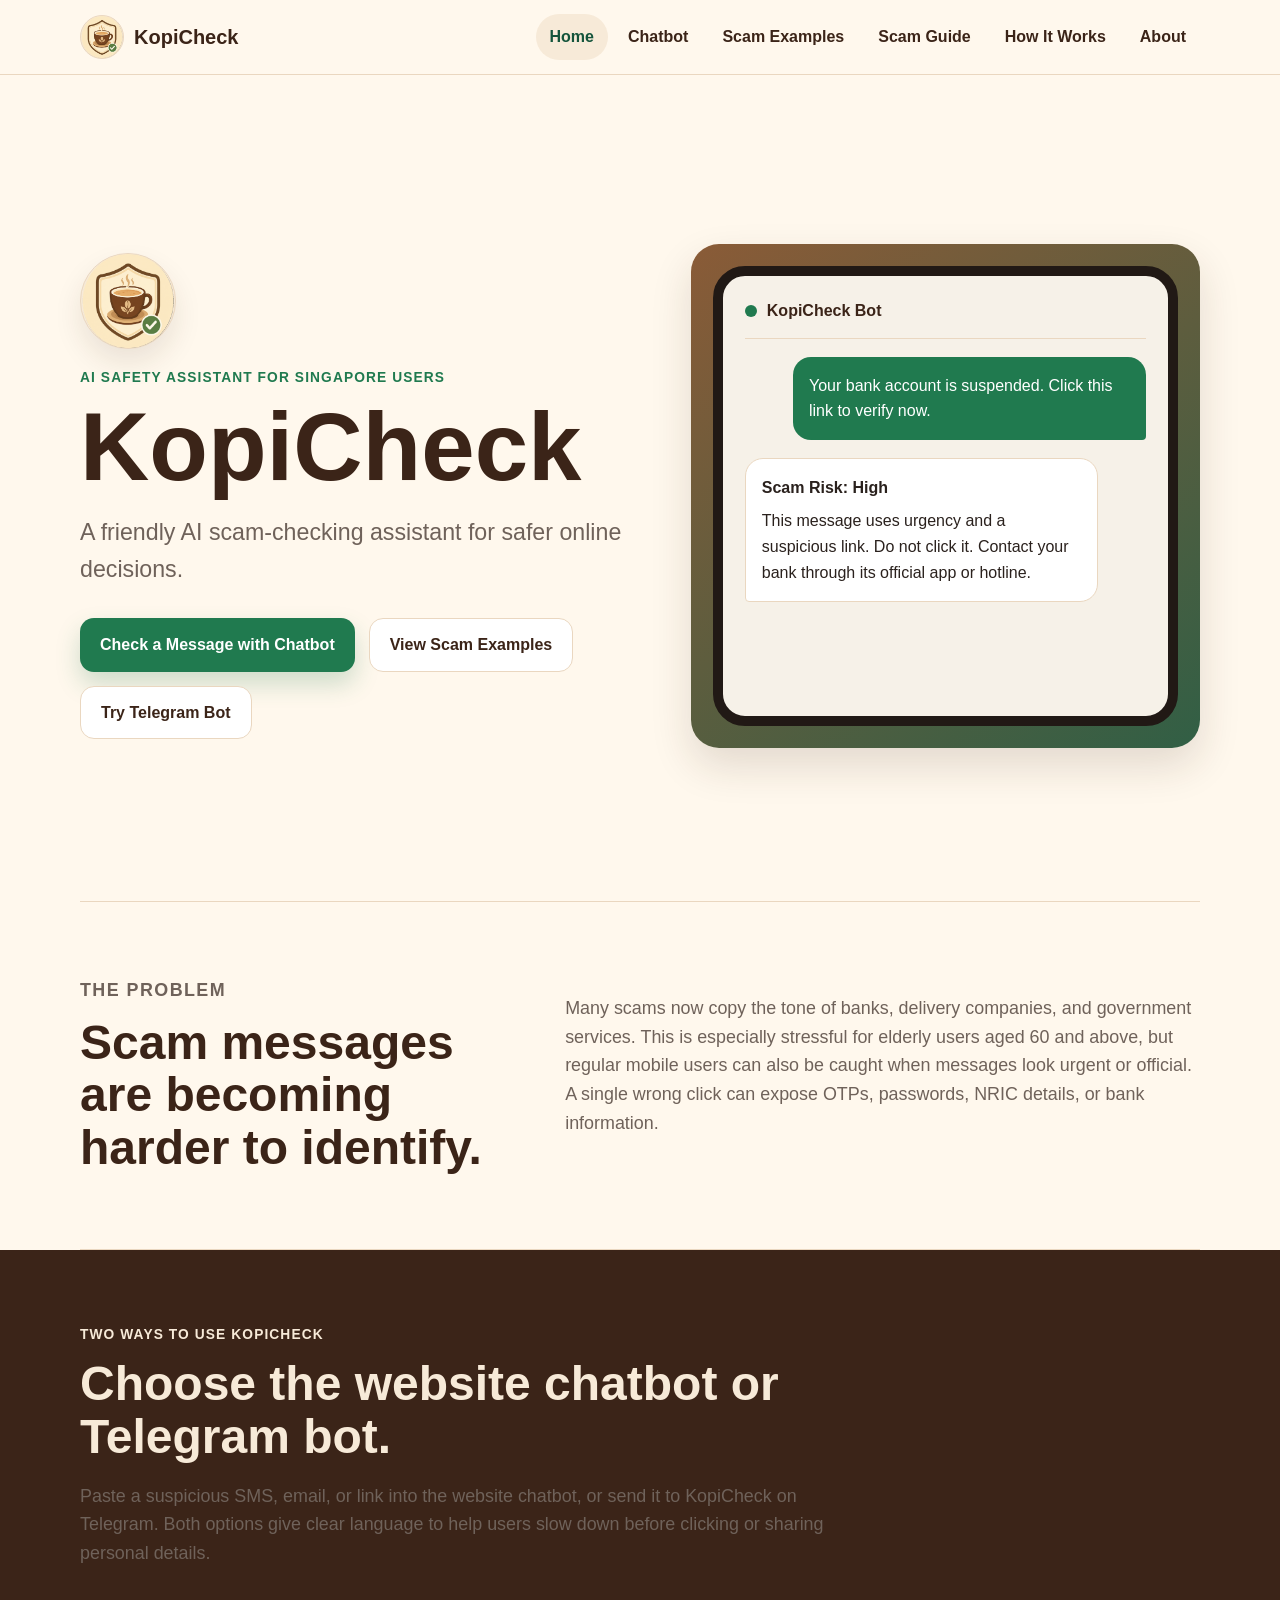
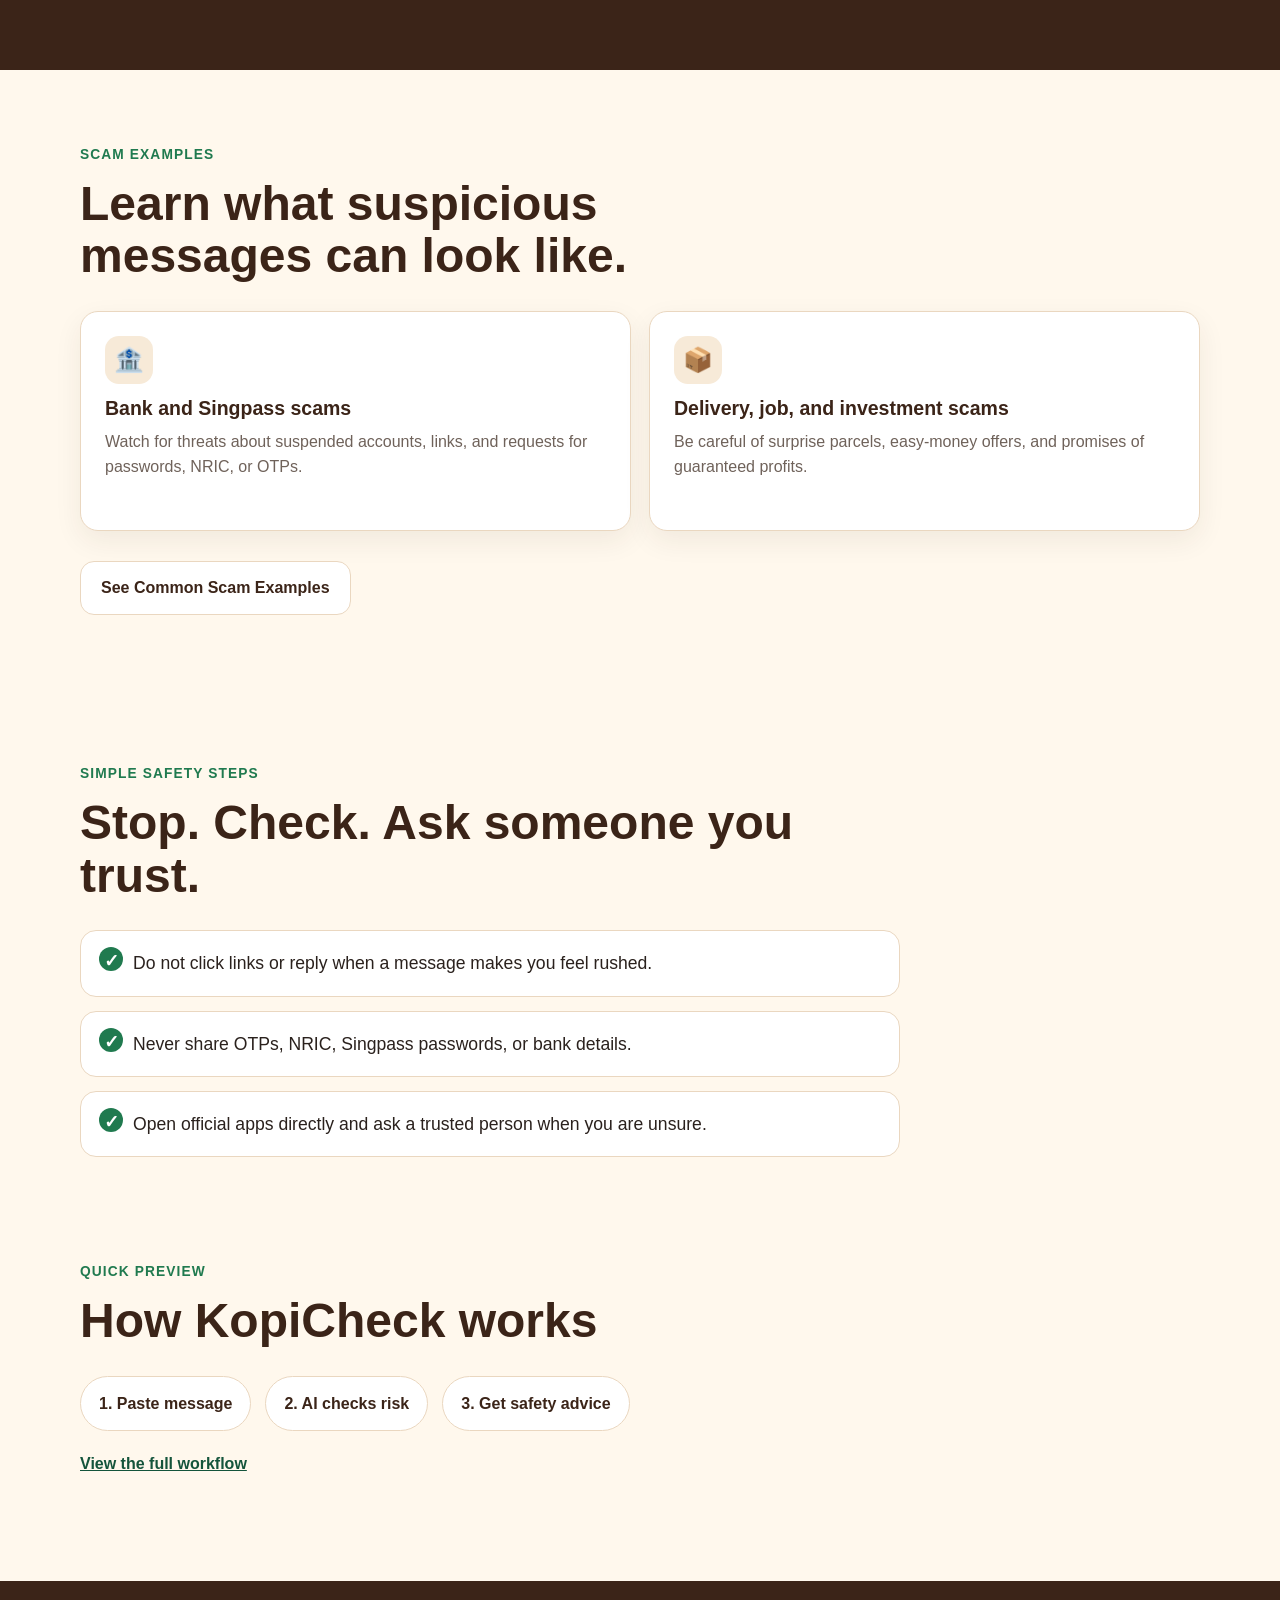
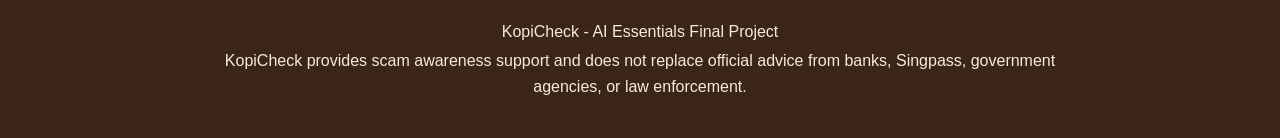
<file: index.html>
<!DOCTYPE html>
<html lang="en">
<head>
  <meta charset="UTF-8">
  <meta name="viewport" content="width=device-width, initial-scale=1.0">
  <title>KopiCheck | AI Scam-Checking Assistant</title>
  <link rel="stylesheet" href="styles.css">
</head>
<body>
  <header class="site-header">
    <nav class="navbar" aria-label="Main navigation">
      <a class="brand" href="index.html" aria-label="KopiCheck home">
        <img class="brand-logo" src="assets/KopiCheckLogo.png" alt="" data-fallback>
        <span class="brand-mark brand-fallback">K</span>
        <span>KopiCheck</span>
      </a>
      <button class="nav-toggle" type="button" aria-label="Open menu" aria-expanded="false">
        <span></span>
        <span></span>
        <span></span>
      </button>
      <div class="nav-links">
        <a href="index.html">Home</a>
        <a href="chatbot.html">Chatbot</a>
        <a href="checker.html">Scam Examples</a>
        <a href="guide.html">Scam Guide</a>
        <a href="how-it-works.html">How It Works</a>
        <a href="about.html">About</a>
      </div>
    </nav>
  </header>

  <main>
    <section class="hero">
      <div class="hero-content">
        <img class="hero-logo" src="assets/KopiCheckLogo.png" alt="KopiCheck logo" data-fallback>
        <p class="eyebrow">AI safety assistant for Singapore users</p>
        <h1>KopiCheck</h1>
        <p class="hero-subtitle">A friendly AI scam-checking assistant for safer online decisions.</p>
        <div class="hero-actions">
          <a class="button primary" href="chatbot.html">Check a Message with Chatbot</a>
          <a class="button secondary" href="checker.html">View Scam Examples</a>
          <a class="button secondary" href="https://telegram.me/KopiCheckBot" target="_blank" rel="noopener">Try Telegram Bot</a>
        </div>
      </div>
      <div class="hero-panel" aria-label="KopiCheck message preview">
        <div class="phone-frame">
          <div class="phone-header">
            <span class="status-dot"></span>
            <strong>KopiCheck Bot</strong>
          </div>
          <div class="chat-bubble user">Your bank account is suspended. Click this link to verify now.</div>
          <div class="chat-bubble bot">
            <strong>Scam Risk: High</strong>
            <span>This message uses urgency and a suspicious link. Do not click it. Contact your bank through its official app or hotline.</span>
          </div>
        </div>
      </div>
    </section>

    <section class="section split-section">
      <div>
        <p class="eyebrow">The Problem</p>
        <h2>Scam messages are becoming harder to identify.</h2>
      </div>
      <p>Many scams now copy the tone of banks, delivery companies, and government services. This is especially stressful for elderly users aged 60 and above, but regular mobile users can also be caught when messages look urgent or official. A single wrong click can expose OTPs, passwords, NRIC details, or bank information.</p>
    </section>

    <section class="section solution-band">
      <div class="section-heading">
        <p class="eyebrow">Two Ways to Use KopiCheck</p>
        <h2>Choose the website chatbot or Telegram bot.</h2>
        <p>Paste a suspicious SMS, email, or link into the website chatbot, or send it to KopiCheck on Telegram. Both options give clear language to help users slow down before clicking or sharing personal details.</p>
      </div>
    </section>

    <section class="section">
      <div class="section-heading">
        <p class="eyebrow">Scam Examples</p>
        <h2>Learn what suspicious messages can look like.</h2>
      </div>
      <div class="card-grid two">
        <article class="info-card">
          <span class="card-icon">&#127974;</span>
          <h3>Bank and Singpass scams</h3>
          <p>Watch for threats about suspended accounts, links, and requests for passwords, NRIC, or OTPs.</p>
        </article>
        <article class="info-card">
          <span class="card-icon">&#128230;</span>
          <h3>Delivery, job, and investment scams</h3>
          <p>Be careful of surprise parcels, easy-money offers, and promises of guaranteed profits.</p>
        </article>
      </div>
      <div class="center-action"><a class="button secondary" href="checker.html">See Common Scam Examples</a></div>
    </section>

    <section class="section safe-actions">
      <div class="section-heading"><p class="eyebrow">Simple Safety Steps</p><h2>Stop. Check. Ask someone you trust.</h2></div>
      <ul class="check-list">
        <li>Do not click links or reply when a message makes you feel rushed.</li>
        <li>Never share OTPs, NRIC, Singpass passwords, or bank details.</li>
        <li>Open official apps directly and ask a trusted person when you are unsure.</li>
      </ul>
    </section>

    <section class="section preview-section">
      <div class="section-heading">
        <p class="eyebrow">Quick Preview</p>
        <h2>How KopiCheck works</h2>
      </div>
      <div class="steps-row">
        <div class="step-pill">1. Paste message</div>
        <div class="step-pill">2. AI checks risk</div>
        <div class="step-pill">3. Get safety advice</div>
      </div>
      <a class="text-link" href="how-it-works.html">View the full workflow</a>
    </section>
  </main>

  <footer class="site-footer">
    <p>KopiCheck - AI Essentials Final Project</p>
    <p>KopiCheck provides scam awareness support and does not replace official advice from banks, Singpass, government agencies, or law enforcement.</p>
  </footer>

  <script src="script.js"></script>
</body>
</html>
</file>
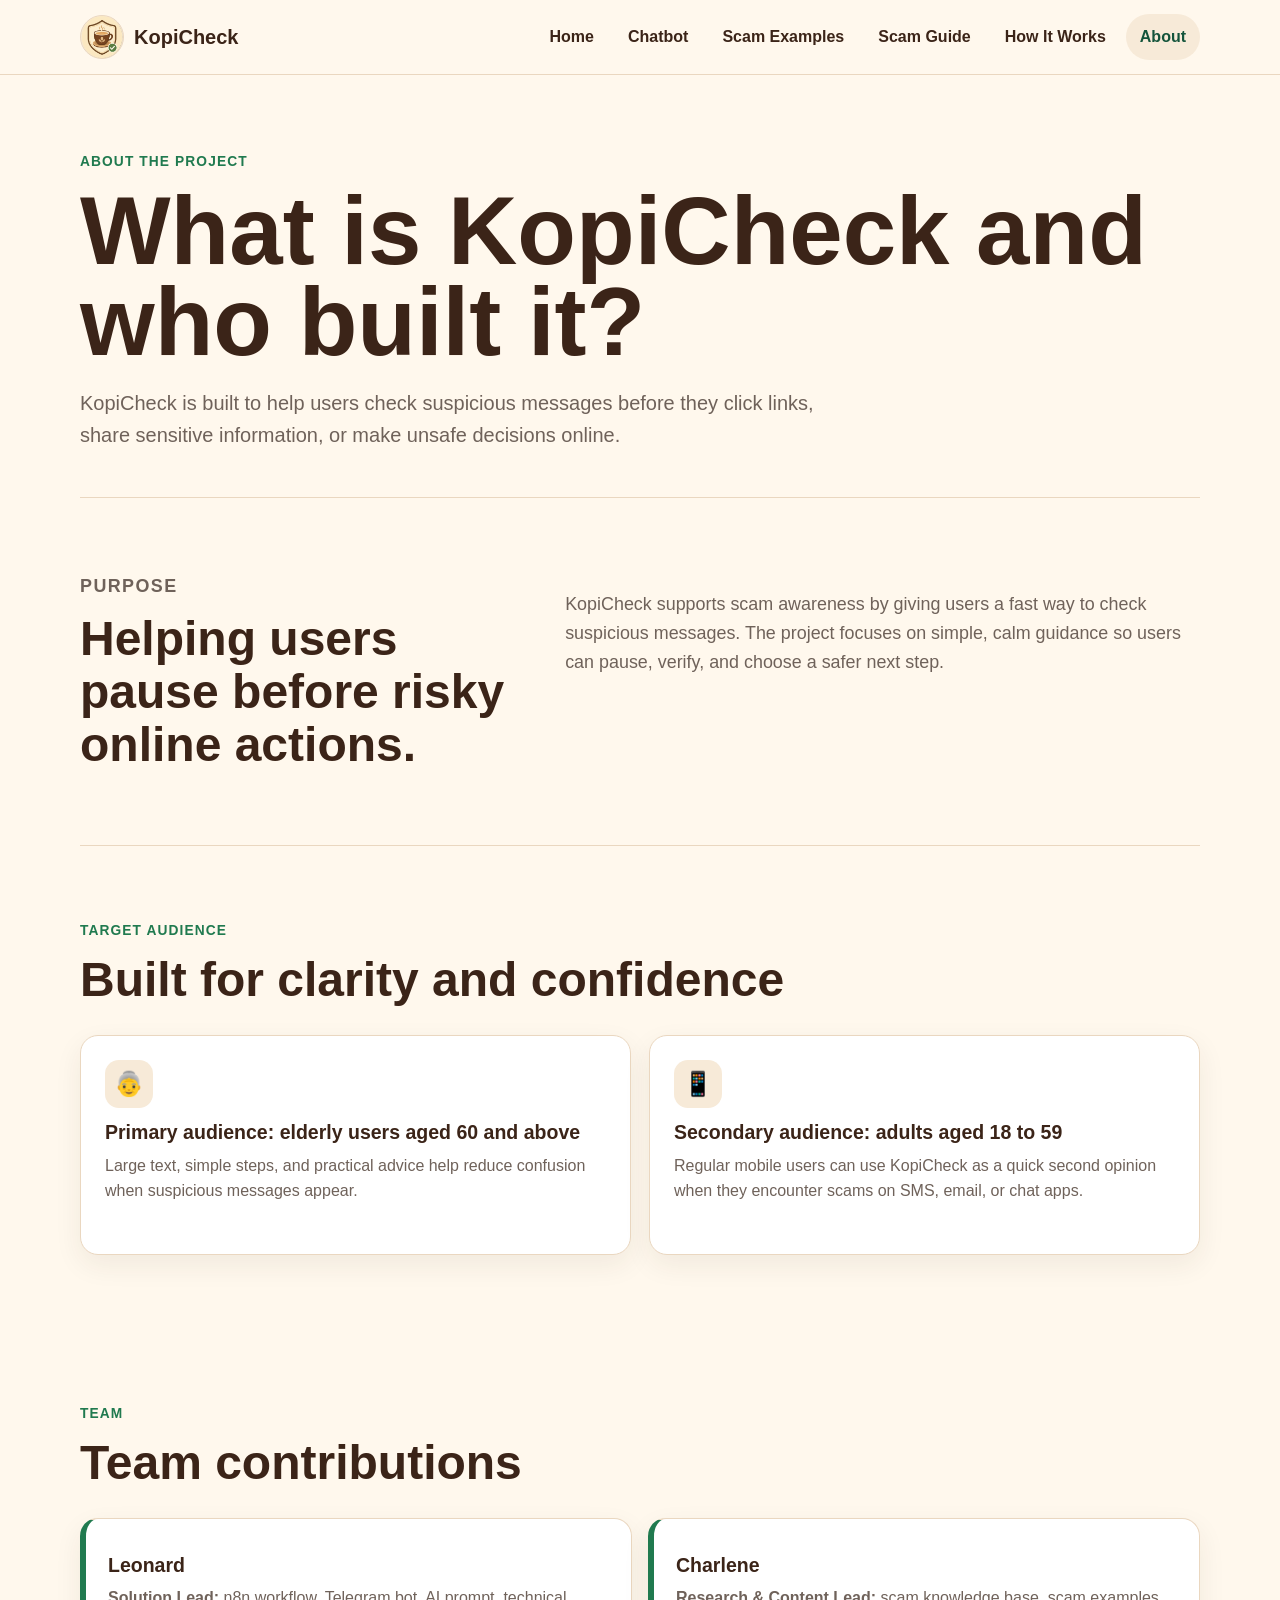
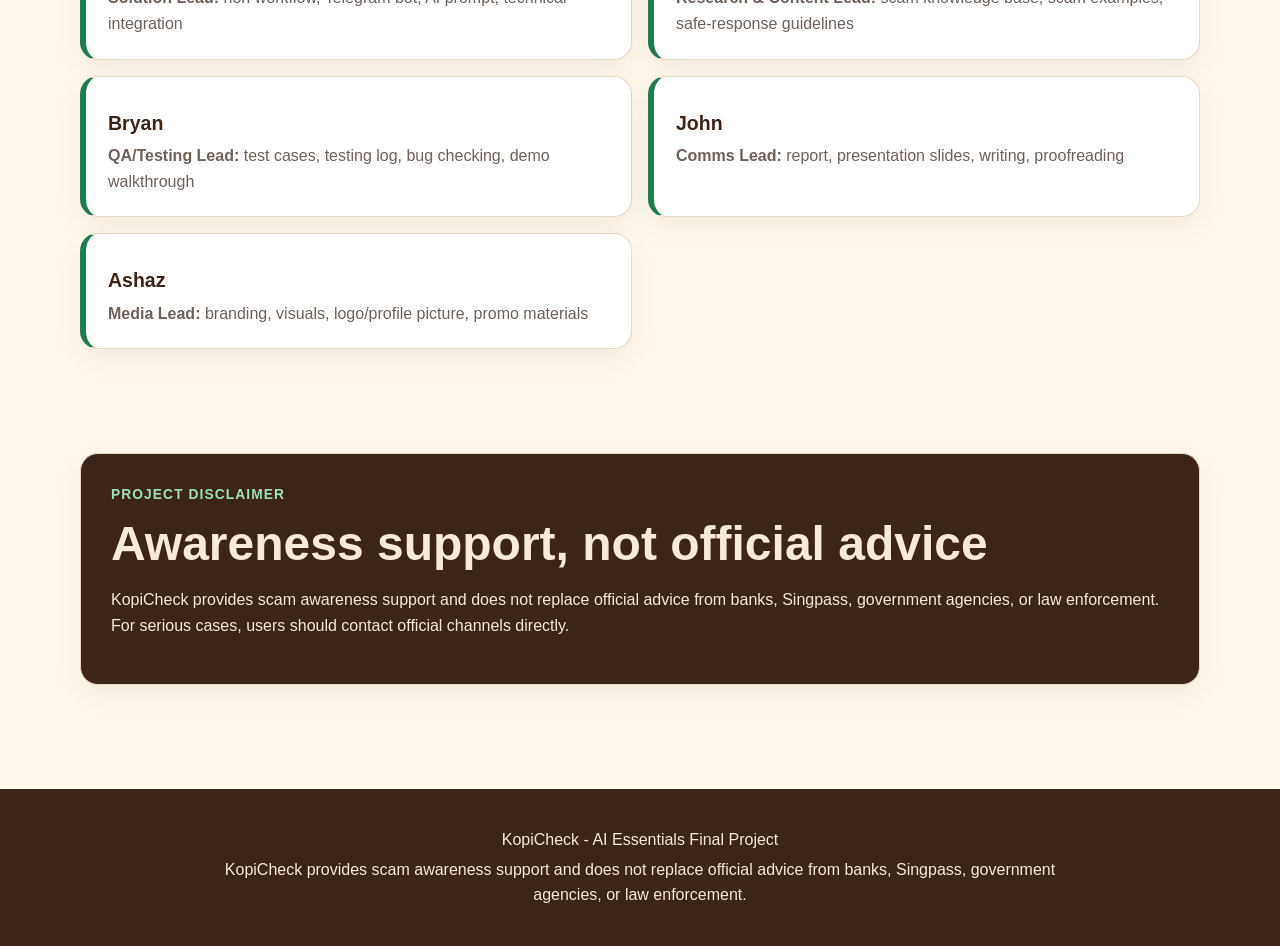
<file: about.html>
<!DOCTYPE html>
<html lang="en">
<head>
  <meta charset="UTF-8">
  <meta name="viewport" content="width=device-width, initial-scale=1.0">
  <title>About KopiCheck | KopiCheck</title>
  <link rel="stylesheet" href="styles.css">
</head>
<body>
  <header class="site-header">
    <nav class="navbar" aria-label="Main navigation">
      <a class="brand" href="index.html" aria-label="KopiCheck home">
        <img class="brand-logo" src="assets/KopiCheckLogo.png" alt="" data-fallback>
        <span class="brand-mark brand-fallback">K</span>
        <span>KopiCheck</span>
      </a>
      <button class="nav-toggle" type="button" aria-label="Open menu" aria-expanded="false">
        <span></span>
        <span></span>
        <span></span>
      </button>
      <div class="nav-links">
        <a href="index.html">Home</a>
        <a href="chatbot.html">Chatbot</a>
        <a href="checker.html">Scam Examples</a>
        <a href="guide.html">Scam Guide</a>
        <a href="how-it-works.html">How It Works</a>
        <a href="about.html">About</a>
      </div>
    </nav>
  </header>

  <main>
    <section class="page-hero compact">
      <p class="eyebrow">About the project</p>
      <h1>What is KopiCheck and who built it?</h1>
      <p>KopiCheck is built to help users check suspicious messages before they click links, share sensitive information, or make unsafe decisions online.</p>
    </section>

    <section class="section split-section">
      <div>
        <p class="eyebrow">Purpose</p>
        <h2>Helping users pause before risky online actions.</h2>
      </div>
      <p>KopiCheck supports scam awareness by giving users a fast way to check suspicious messages. The project focuses on simple, calm guidance so users can pause, verify, and choose a safer next step.</p>
    </section>

    <section class="section">
      <div class="section-heading">
        <p class="eyebrow">Target Audience</p>
        <h2>Built for clarity and confidence</h2>
      </div>
      <div class="card-grid two">
        <article class="info-card">
          <span class="card-icon">&#128117;</span>
          <h3>Primary audience: elderly users aged 60 and above</h3>
          <p>Large text, simple steps, and practical advice help reduce confusion when suspicious messages appear.</p>
        </article>
        <article class="info-card">
          <span class="card-icon">&#128241;</span>
          <h3>Secondary audience: adults aged 18 to 59</h3>
          <p>Regular mobile users can use KopiCheck as a quick second opinion when they encounter scams on SMS, email, or chat apps.</p>
        </article>
      </div>
    </section>

    <section class="section">
      <div class="section-heading">
        <p class="eyebrow">Team</p>
        <h2>Team contributions</h2>
      </div>
      <div class="team-list featured-team">
        <article class="team-card">
          <h3>Leonard</h3>
          <p><strong>Solution Lead:</strong> n8n workflow, Telegram bot, AI prompt, technical integration</p>
        </article>
        <article class="team-card">
          <h3>Charlene</h3>
          <p><strong>Research & Content Lead:</strong> scam knowledge base, scam examples, safe-response guidelines</p>
        </article>
        <article class="team-card">
          <h3>Bryan</h3>
          <p><strong>QA/Testing Lead:</strong> test cases, testing log, bug checking, demo walkthrough</p>
        </article>
        <article class="team-card">
          <h3>John</h3>
          <p><strong>Comms Lead:</strong> report, presentation slides, writing, proofreading</p>
        </article>
        <article class="team-card">
          <h3>Ashaz</h3>
          <p><strong>Media Lead:</strong> branding, visuals, logo/profile picture, promo materials</p>
        </article>
      </div>
    </section>

    <section class="section disclaimer-section">
      <div class="disclaimer-card">
        <p class="eyebrow">Project Disclaimer</p>
        <h2>Awareness support, not official advice</h2>
        <p>KopiCheck provides scam awareness support and does not replace official advice from banks, Singpass, government agencies, or law enforcement. For serious cases, users should contact official channels directly.</p>
      </div>
    </section>
  </main>

  <footer class="site-footer">
    <p>KopiCheck - AI Essentials Final Project</p>
    <p>KopiCheck provides scam awareness support and does not replace official advice from banks, Singpass, government agencies, or law enforcement.</p>
  </footer>

  <script src="script.js"></script>
</body>
</html>
</file>
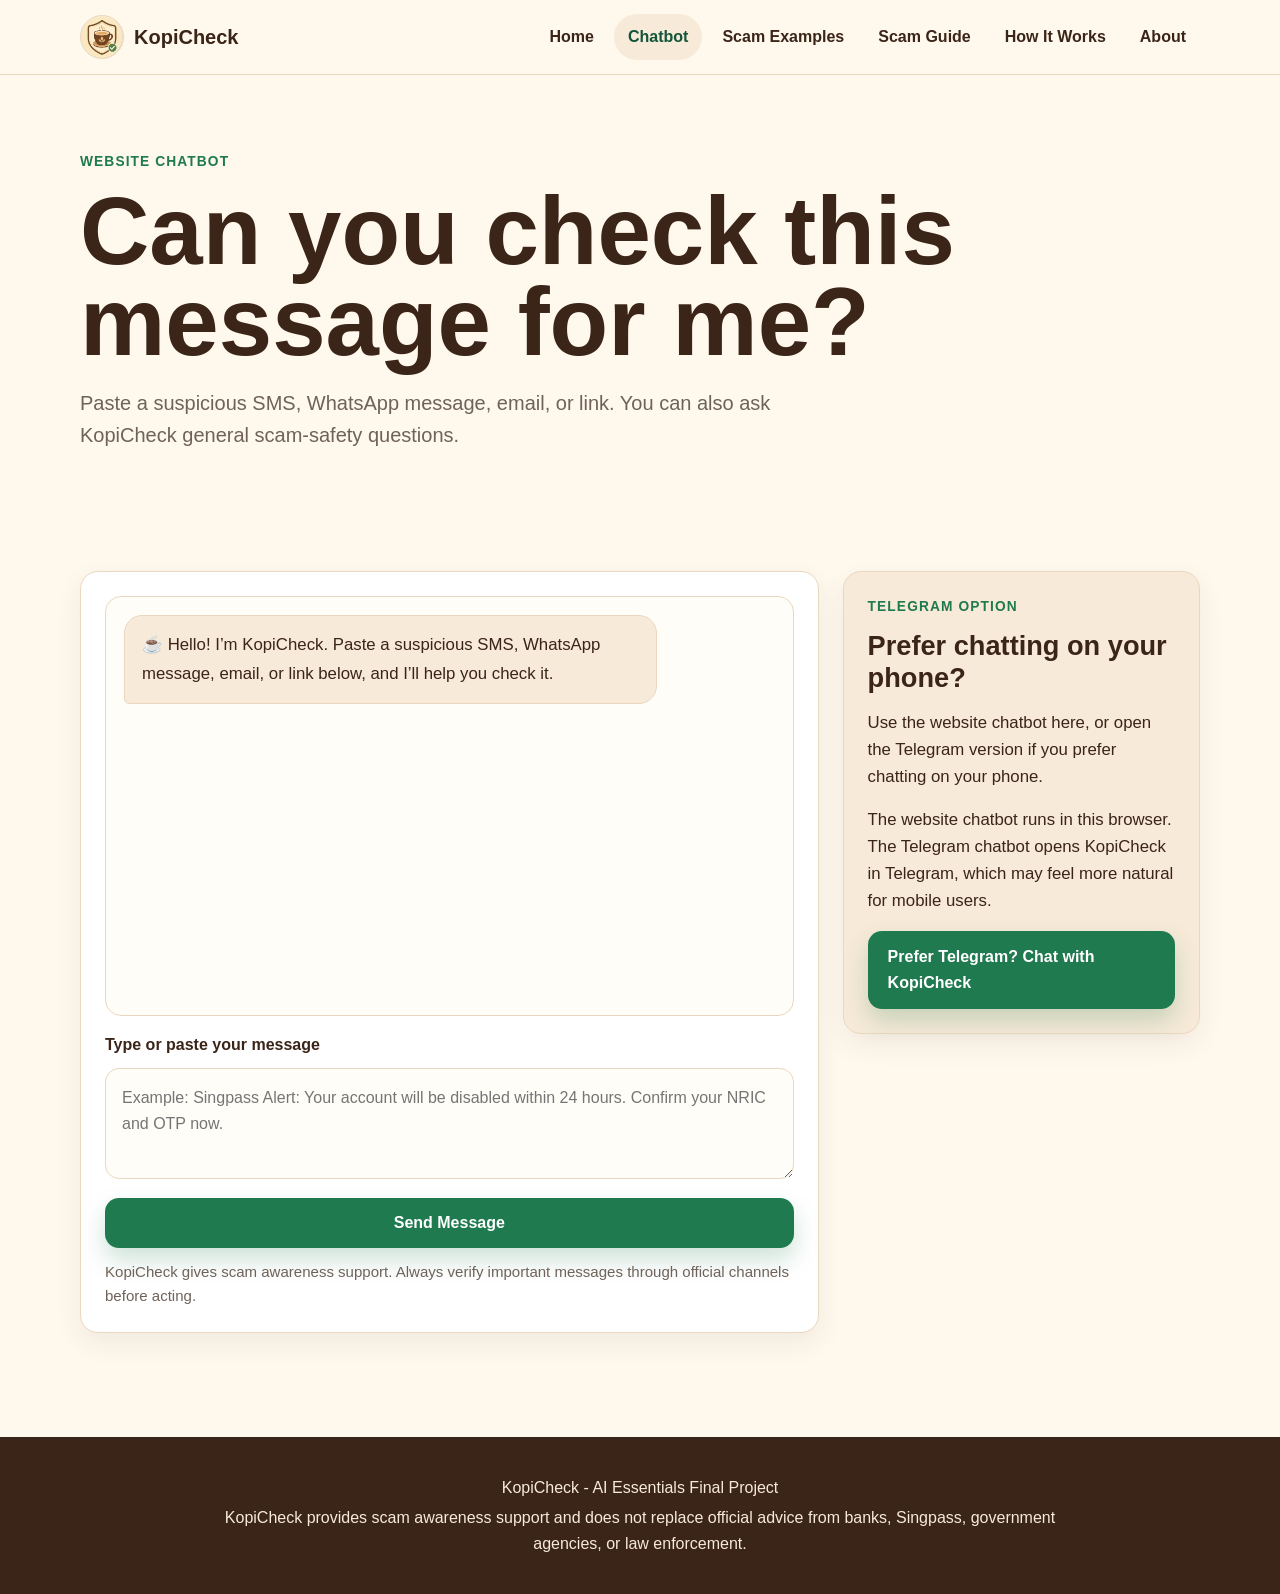
<file: chatbot.html>
<!DOCTYPE html>
<html lang="en">
<head>
  <meta charset="UTF-8">
  <meta name="viewport" content="width=device-width, initial-scale=1.0">
  <title>Chatbot | KopiCheck</title>
  <link rel="stylesheet" href="styles.css">
</head>
<body>
  <header class="site-header">
    <nav class="navbar" aria-label="Main navigation">
      <a class="brand" href="index.html" aria-label="KopiCheck home">
        <img class="brand-logo" src="assets/KopiCheckLogo.png" alt="" data-fallback>
        <span class="brand-mark brand-fallback">K</span>
        <span>KopiCheck</span>
      </a>
      <button class="nav-toggle" type="button" aria-label="Open menu" aria-expanded="false">
        <span></span>
        <span></span>
        <span></span>
      </button>
      <div class="nav-links">
        <a href="index.html">Home</a>
        <a href="chatbot.html">Chatbot</a>
        <a href="checker.html">Scam Examples</a>
        <a href="guide.html">Scam Guide</a>
        <a href="how-it-works.html">How It Works</a>
        <a href="about.html">About</a>
      </div>
    </nav>
  </header>

  <main>
    <section class="page-hero compact">
      <p class="eyebrow">Website chatbot</p>
      <h1>Can you check this message for me?</h1>
      <p>Paste a suspicious SMS, WhatsApp message, email, or link. You can also ask KopiCheck general scam-safety questions.</p>
    </section>

    <section class="section chatbot-section">
      <div class="checker-box chatbot-main">
        <div class="chat-window" aria-label="KopiCheck website chatbot conversation">
          <div class="chat-messages" id="chatMessages" aria-live="polite" aria-label="Chat messages"></div>
          <div class="chat-input-area">
            <label for="messageInput">Type or paste your message</label>
            <textarea id="messageInput" rows="3" placeholder="Example: Singpass Alert: Your account will be disabled within 24 hours. Confirm your NRIC and OTP now."></textarea>
            <button class="button primary full-width" id="checkButton" type="button">Send Message</button>
          </div>
        </div>
        <p class="small-note">KopiCheck gives scam awareness support. Always verify important messages through official channels before acting.</p>
      </div>

      <aside class="telegram-panel" aria-label="Telegram chatbot option">
        <p class="eyebrow">Telegram option</p>
        <h2>Prefer chatting on your phone?</h2>
        <p>Use the website chatbot here, or open the Telegram version if you prefer chatting on your phone.</p>
        <p>The website chatbot runs in this browser. The Telegram chatbot opens KopiCheck in Telegram, which may feel more natural for mobile users.</p>
        <a class="button primary full-width" href="https://telegram.me/KopiCheckBot" target="_blank" rel="noopener noreferrer">Prefer Telegram? Chat with KopiCheck</a>
      </aside>
    </section>
  </main>

  <footer class="site-footer">
    <p>KopiCheck - AI Essentials Final Project</p>
    <p>KopiCheck provides scam awareness support and does not replace official advice from banks, Singpass, government agencies, or law enforcement.</p>
  </footer>

  <script src="script.js"></script>
</body>
</html>
</file>
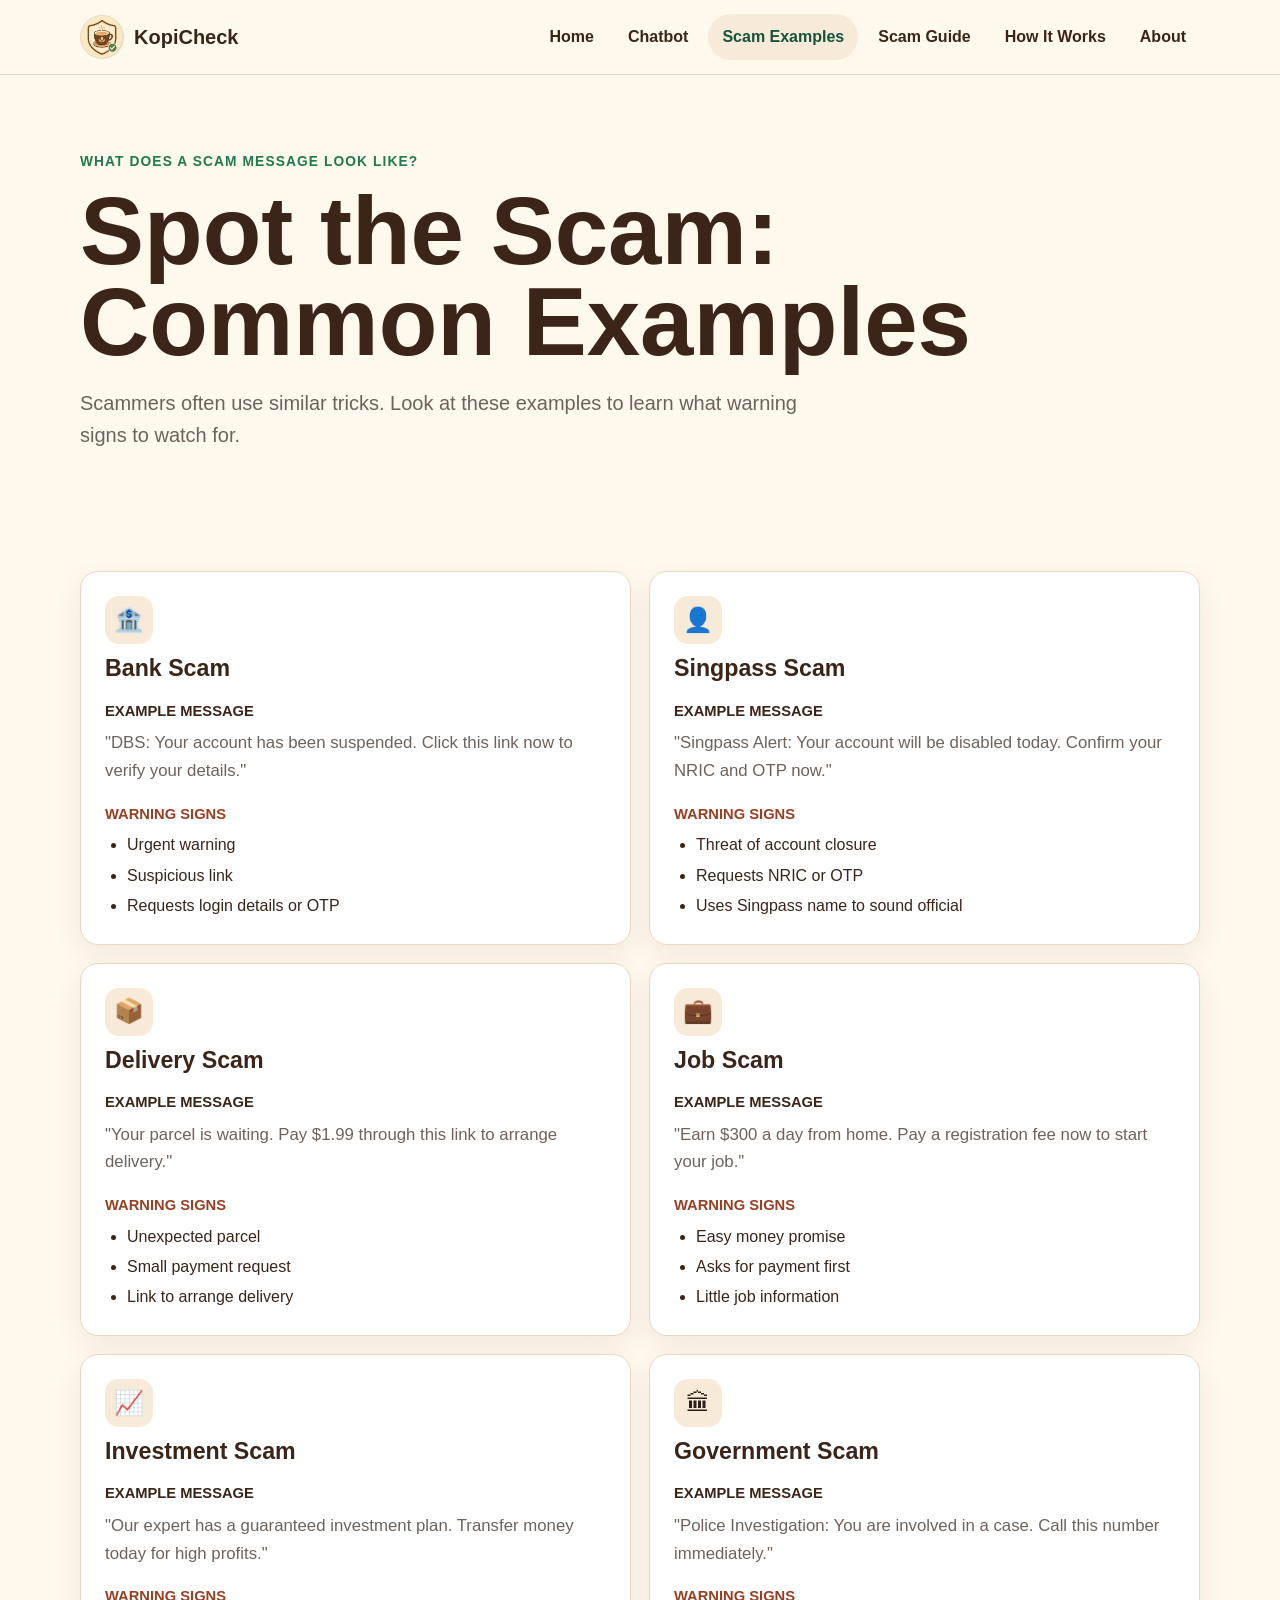
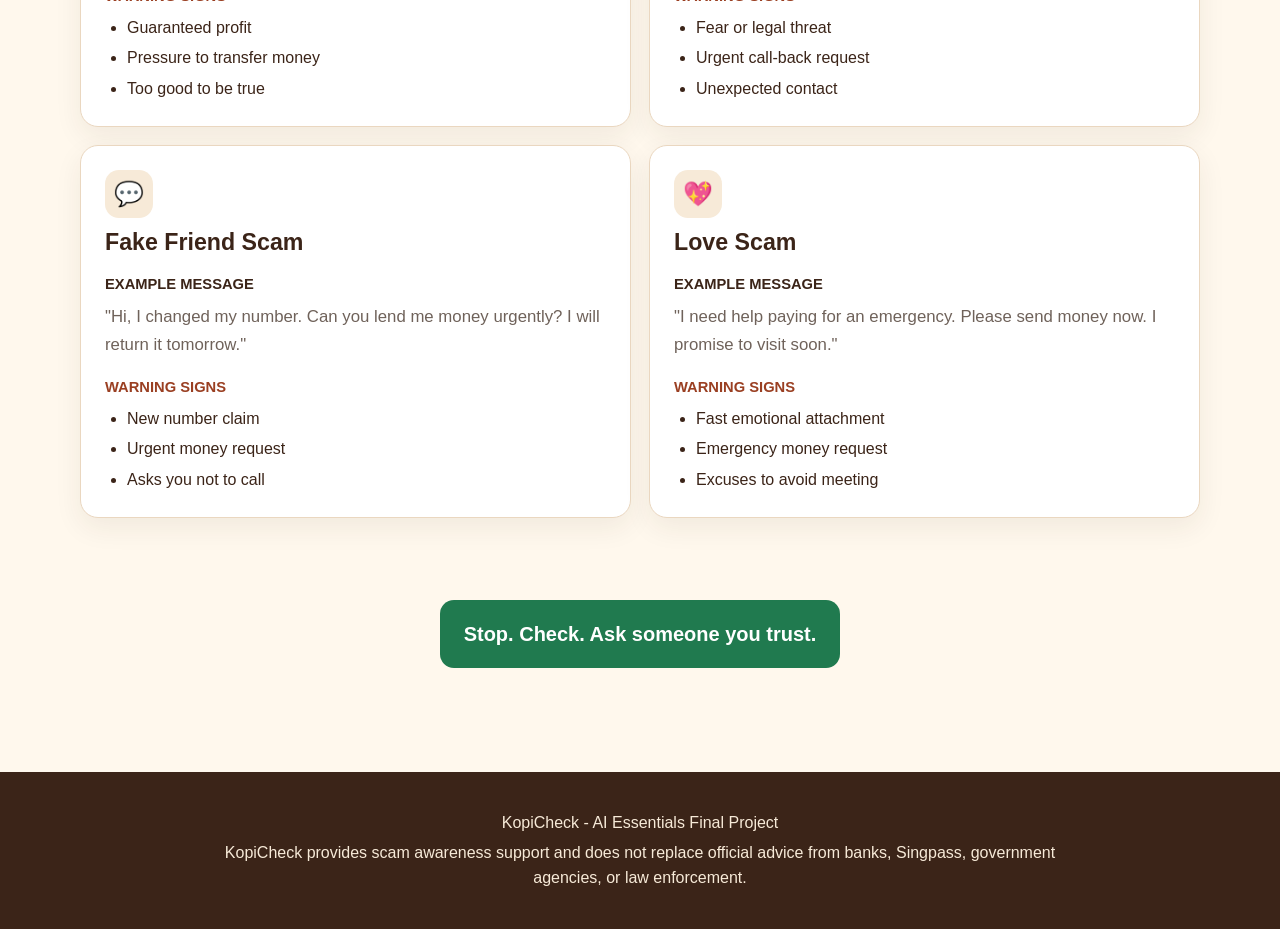
<file: checker.html>
<!DOCTYPE html>
<html lang="en">
<head>
  <meta charset="UTF-8">
  <meta name="viewport" content="width=device-width, initial-scale=1.0">
  <title>Scam Examples | KopiCheck</title>
  <link rel="stylesheet" href="styles.css">
</head>
<body>
  <header class="site-header">
    <nav class="navbar" aria-label="Main navigation">
      <a class="brand" href="index.html" aria-label="KopiCheck home">
        <img class="brand-logo" src="assets/KopiCheckLogo.png" alt="" data-fallback>
        <span class="brand-mark brand-fallback">K</span>
        <span>KopiCheck</span>
      </a>
      <button class="nav-toggle" type="button" aria-label="Open menu" aria-expanded="false">
        <span></span><span></span><span></span>
      </button>
      <div class="nav-links">
        <a href="index.html">Home</a>
        <a href="chatbot.html">Chatbot</a>
        <a href="checker.html">Scam Examples</a>
        <a href="guide.html">Scam Guide</a>
        <a href="how-it-works.html">How It Works</a>
        <a href="about.html">About</a>
      </div>
    </nav>
  </header>

  <main>
    <section class="page-hero compact">
      <p class="eyebrow">What does a scam message look like?</p>
      <h1>Spot the Scam: Common Examples</h1>
      <p>Scammers often use similar tricks. Look at these examples to learn what warning signs to watch for.</p>
    </section>

    <section class="section">
      <div class="scam-examples-grid">
        <article class="scam-example-card">
          <span class="card-icon">&#127974;</span><h2>Bank Scam</h2>
          <p class="example-label">Example message</p><p>"DBS: Your account has been suspended. Click this link now to verify your details."</p>
          <p class="warning-label">Warning signs</p><ul><li>Urgent warning</li><li>Suspicious link</li><li>Requests login details or OTP</li></ul>
        </article>
        <article class="scam-example-card">
          <span class="card-icon">&#128100;</span><h2>Singpass Scam</h2>
          <p class="example-label">Example message</p><p>"Singpass Alert: Your account will be disabled today. Confirm your NRIC and OTP now."</p>
          <p class="warning-label">Warning signs</p><ul><li>Threat of account closure</li><li>Requests NRIC or OTP</li><li>Uses Singpass name to sound official</li></ul>
        </article>
        <article class="scam-example-card">
          <span class="card-icon">&#128230;</span><h2>Delivery Scam</h2>
          <p class="example-label">Example message</p><p>"Your parcel is waiting. Pay $1.99 through this link to arrange delivery."</p>
          <p class="warning-label">Warning signs</p><ul><li>Unexpected parcel</li><li>Small payment request</li><li>Link to arrange delivery</li></ul>
        </article>
        <article class="scam-example-card">
          <span class="card-icon">&#128188;</span><h2>Job Scam</h2>
          <p class="example-label">Example message</p><p>"Earn $300 a day from home. Pay a registration fee now to start your job."</p>
          <p class="warning-label">Warning signs</p><ul><li>Easy money promise</li><li>Asks for payment first</li><li>Little job information</li></ul>
        </article>
        <article class="scam-example-card">
          <span class="card-icon">&#128200;</span><h2>Investment Scam</h2>
          <p class="example-label">Example message</p><p>"Our expert has a guaranteed investment plan. Transfer money today for high profits."</p>
          <p class="warning-label">Warning signs</p><ul><li>Guaranteed profit</li><li>Pressure to transfer money</li><li>Too good to be true</li></ul>
        </article>
        <article class="scam-example-card">
          <span class="card-icon">&#127963;</span><h2>Government Scam</h2>
          <p class="example-label">Example message</p><p>"Police Investigation: You are involved in a case. Call this number immediately."</p>
          <p class="warning-label">Warning signs</p><ul><li>Fear or legal threat</li><li>Urgent call-back request</li><li>Unexpected contact</li></ul>
        </article>
        <article class="scam-example-card">
          <span class="card-icon">&#128172;</span><h2>Fake Friend Scam</h2>
          <p class="example-label">Example message</p><p>"Hi, I changed my number. Can you lend me money urgently? I will return it tomorrow."</p>
          <p class="warning-label">Warning signs</p><ul><li>New number claim</li><li>Urgent money request</li><li>Asks you not to call</li></ul>
        </article>
        <article class="scam-example-card">
          <span class="card-icon">&#128150;</span><h2>Love Scam</h2>
          <p class="example-label">Example message</p><p>"I need help paying for an emergency. Please send money now. I promise to visit soon."</p>
          <p class="warning-label">Warning signs</p><ul><li>Fast emotional attachment</li><li>Emergency money request</li><li>Excuses to avoid meeting</li></ul>
        </article>
      </div>
    </section>

    <section class="section reminder-section"><p>Stop. Check. Ask someone you trust.</p></section>
  </main>

  <footer class="site-footer">
    <p>KopiCheck - AI Essentials Final Project</p>
    <p>KopiCheck provides scam awareness support and does not replace official advice from banks, Singpass, government agencies, or law enforcement.</p>
  </footer>
  <script src="script.js"></script>
</body>
</html>
</file>
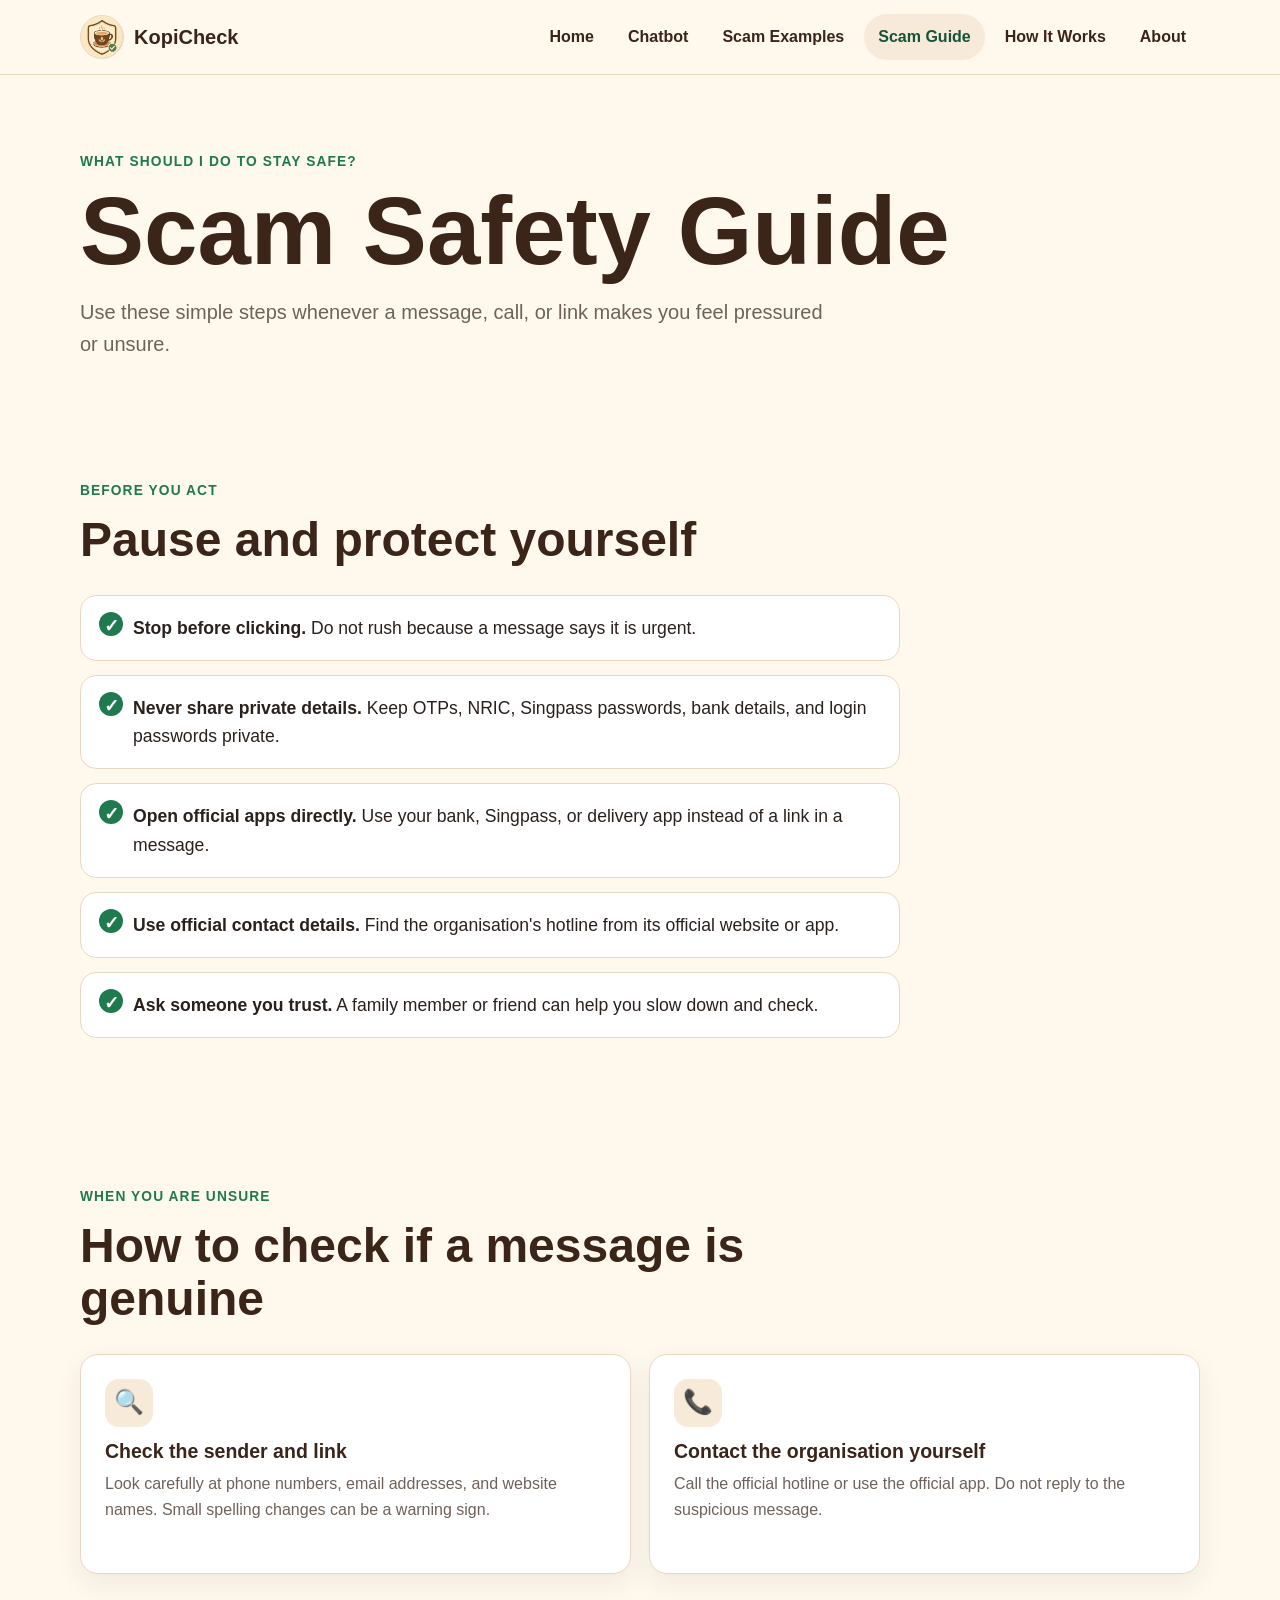
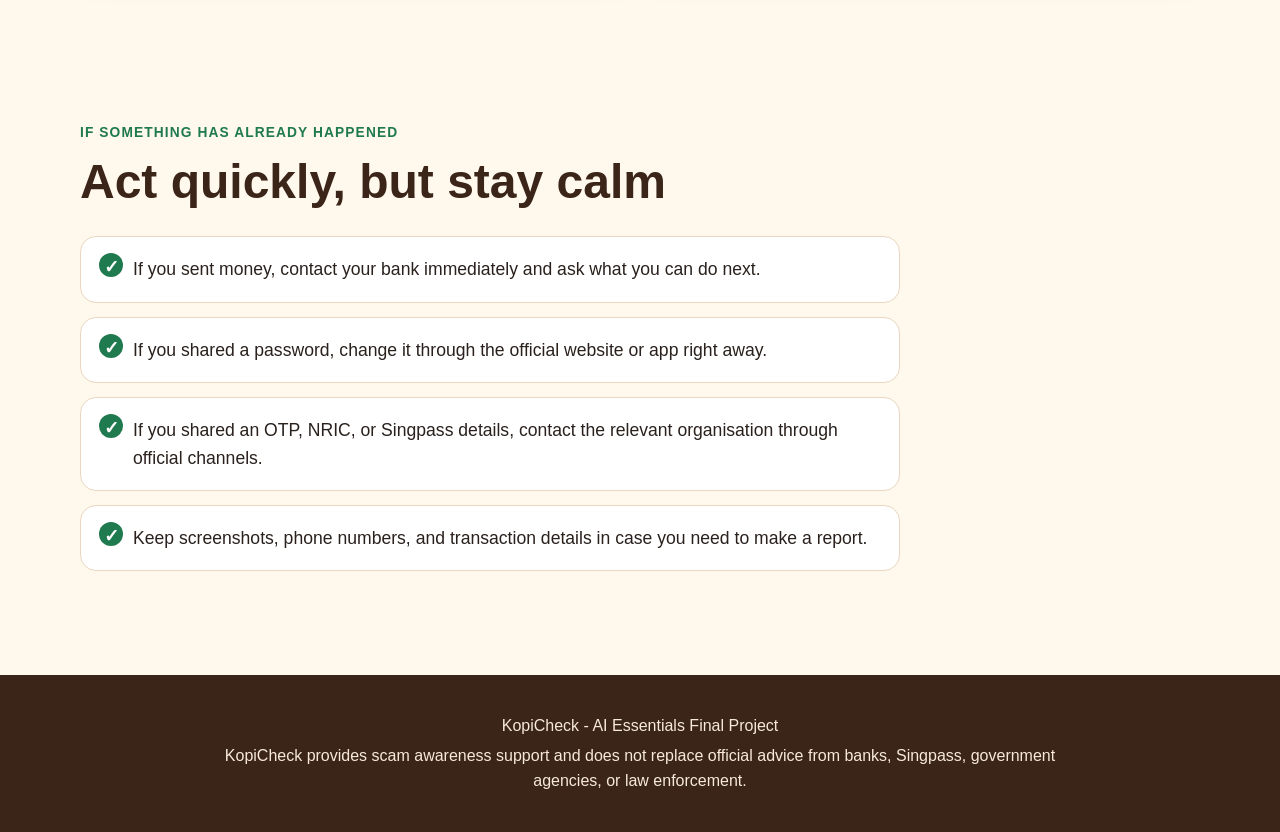
<file: guide.html>
<!DOCTYPE html>
<html lang="en">
<head>
  <meta charset="UTF-8">
  <meta name="viewport" content="width=device-width, initial-scale=1.0">
  <title>Scam Safety Guide | KopiCheck</title>
  <link rel="stylesheet" href="styles.css">
</head>
<body>
  <header class="site-header">
    <nav class="navbar" aria-label="Main navigation">
      <a class="brand" href="index.html" aria-label="KopiCheck home">
        <img class="brand-logo" src="assets/KopiCheckLogo.png" alt="" data-fallback>
        <span class="brand-mark brand-fallback">K</span><span>KopiCheck</span>
      </a>
      <button class="nav-toggle" type="button" aria-label="Open menu" aria-expanded="false"><span></span><span></span><span></span></button>
      <div class="nav-links">
        <a href="index.html">Home</a><a href="chatbot.html">Chatbot</a><a href="checker.html">Scam Examples</a><a href="guide.html">Scam Guide</a><a href="how-it-works.html">How It Works</a><a href="about.html">About</a>
      </div>
    </nav>
  </header>

  <main>
    <section class="page-hero compact">
      <p class="eyebrow">What should I do to stay safe?</p>
      <h1>Scam Safety Guide</h1>
      <p>Use these simple steps whenever a message, call, or link makes you feel pressured or unsure.</p>
    </section>

    <section class="section">
      <div class="section-heading"><p class="eyebrow">Before you act</p><h2>Pause and protect yourself</h2></div>
      <ul class="check-list">
        <li><strong>Stop before clicking.</strong> Do not rush because a message says it is urgent.</li>
        <li><strong>Never share private details.</strong> Keep OTPs, NRIC, Singpass passwords, bank details, and login passwords private.</li>
        <li><strong>Open official apps directly.</strong> Use your bank, Singpass, or delivery app instead of a link in a message.</li>
        <li><strong>Use official contact details.</strong> Find the organisation's hotline from its official website or app.</li>
        <li><strong>Ask someone you trust.</strong> A family member or friend can help you slow down and check.</li>
      </ul>
    </section>

    <section class="section safety-grid-section">
      <div class="section-heading"><p class="eyebrow">When you are unsure</p><h2>How to check if a message is genuine</h2></div>
      <div class="card-grid two">
        <article class="info-card"><span class="card-icon">&#128269;</span><h3>Check the sender and link</h3><p>Look carefully at phone numbers, email addresses, and website names. Small spelling changes can be a warning sign.</p></article>
        <article class="info-card"><span class="card-icon">&#128222;</span><h3>Contact the organisation yourself</h3><p>Call the official hotline or use the official app. Do not reply to the suspicious message.</p></article>
      </div>
    </section>

    <section class="section safe-actions">
      <div class="section-heading"><p class="eyebrow">If something has already happened</p><h2>Act quickly, but stay calm</h2></div>
      <ul class="check-list">
        <li>If you sent money, contact your bank immediately and ask what you can do next.</li>
        <li>If you shared a password, change it through the official website or app right away.</li>
        <li>If you shared an OTP, NRIC, or Singpass details, contact the relevant organisation through official channels.</li>
        <li>Keep screenshots, phone numbers, and transaction details in case you need to make a report.</li>
      </ul>
    </section>
  </main>

  <footer class="site-footer">
    <p>KopiCheck - AI Essentials Final Project</p>
    <p>KopiCheck provides scam awareness support and does not replace official advice from banks, Singpass, government agencies, or law enforcement.</p>
  </footer>
  <script src="script.js"></script>
</body>
</html>
</file>
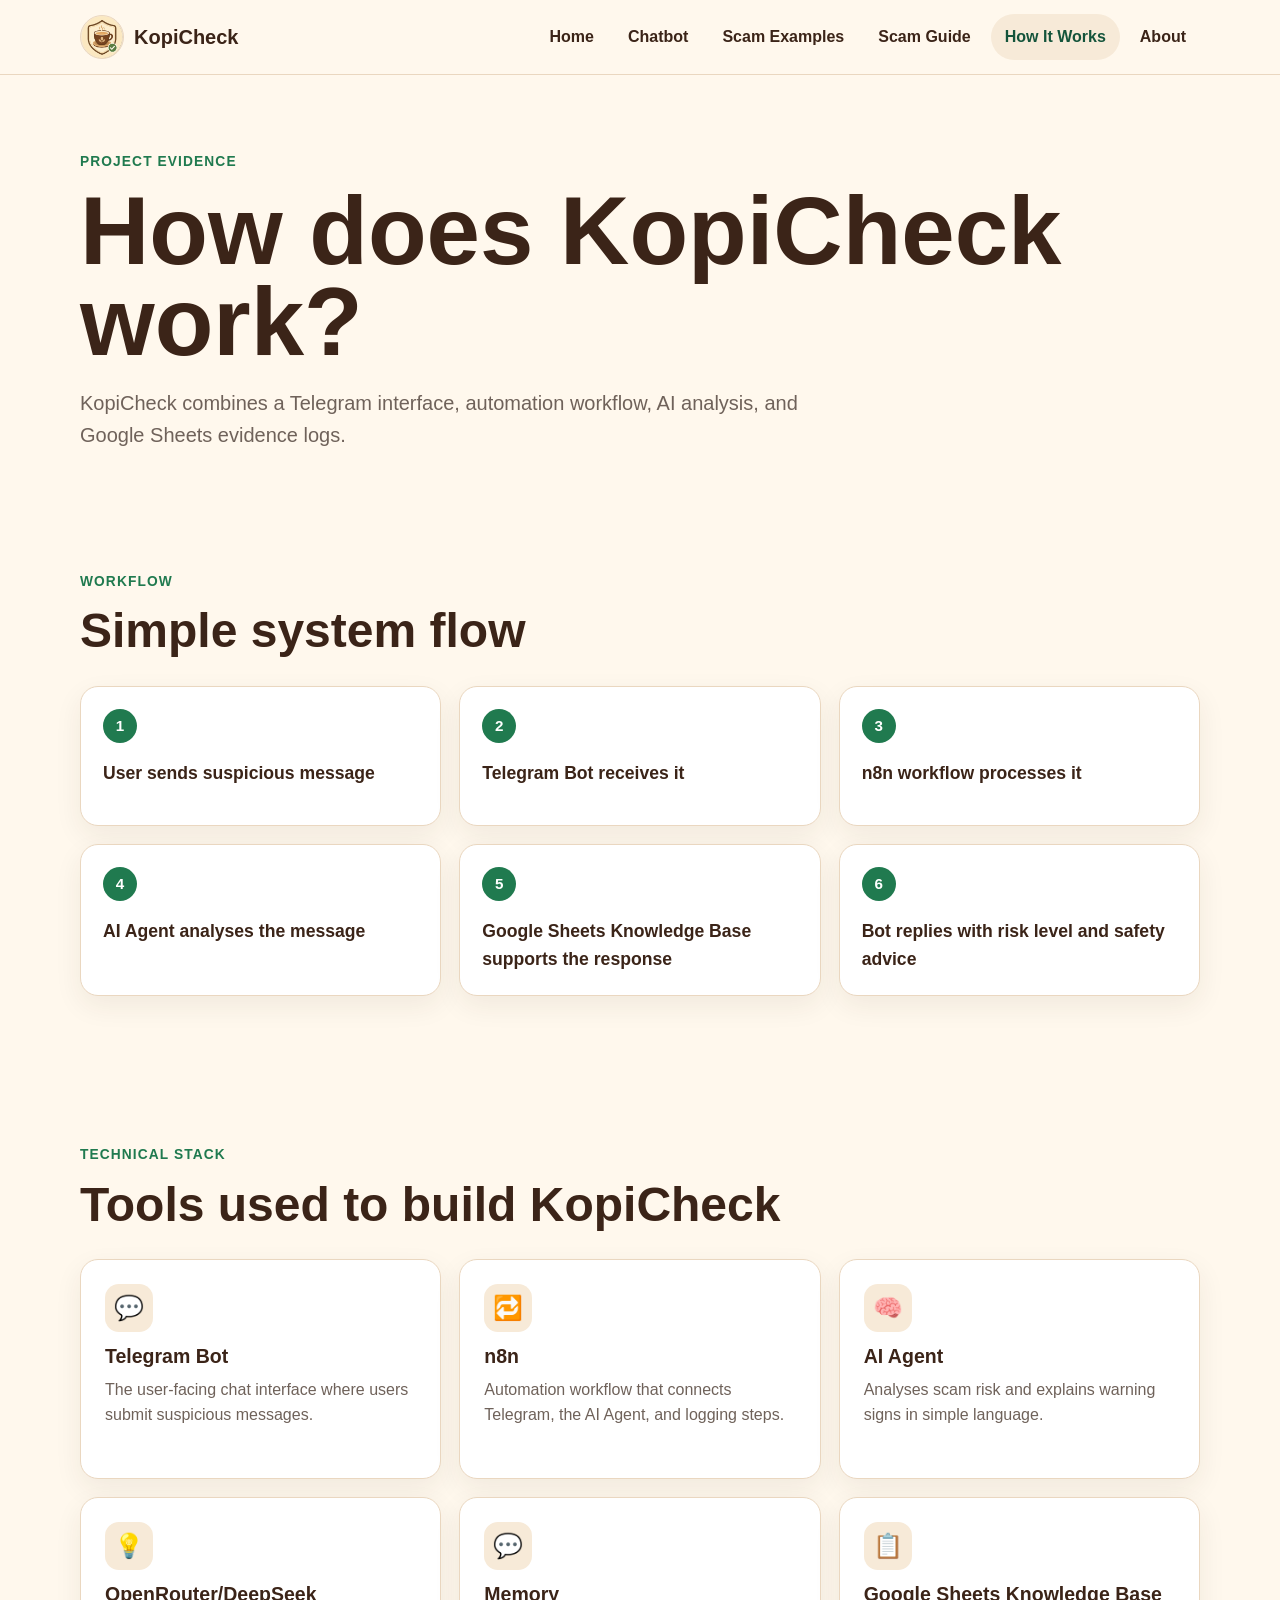
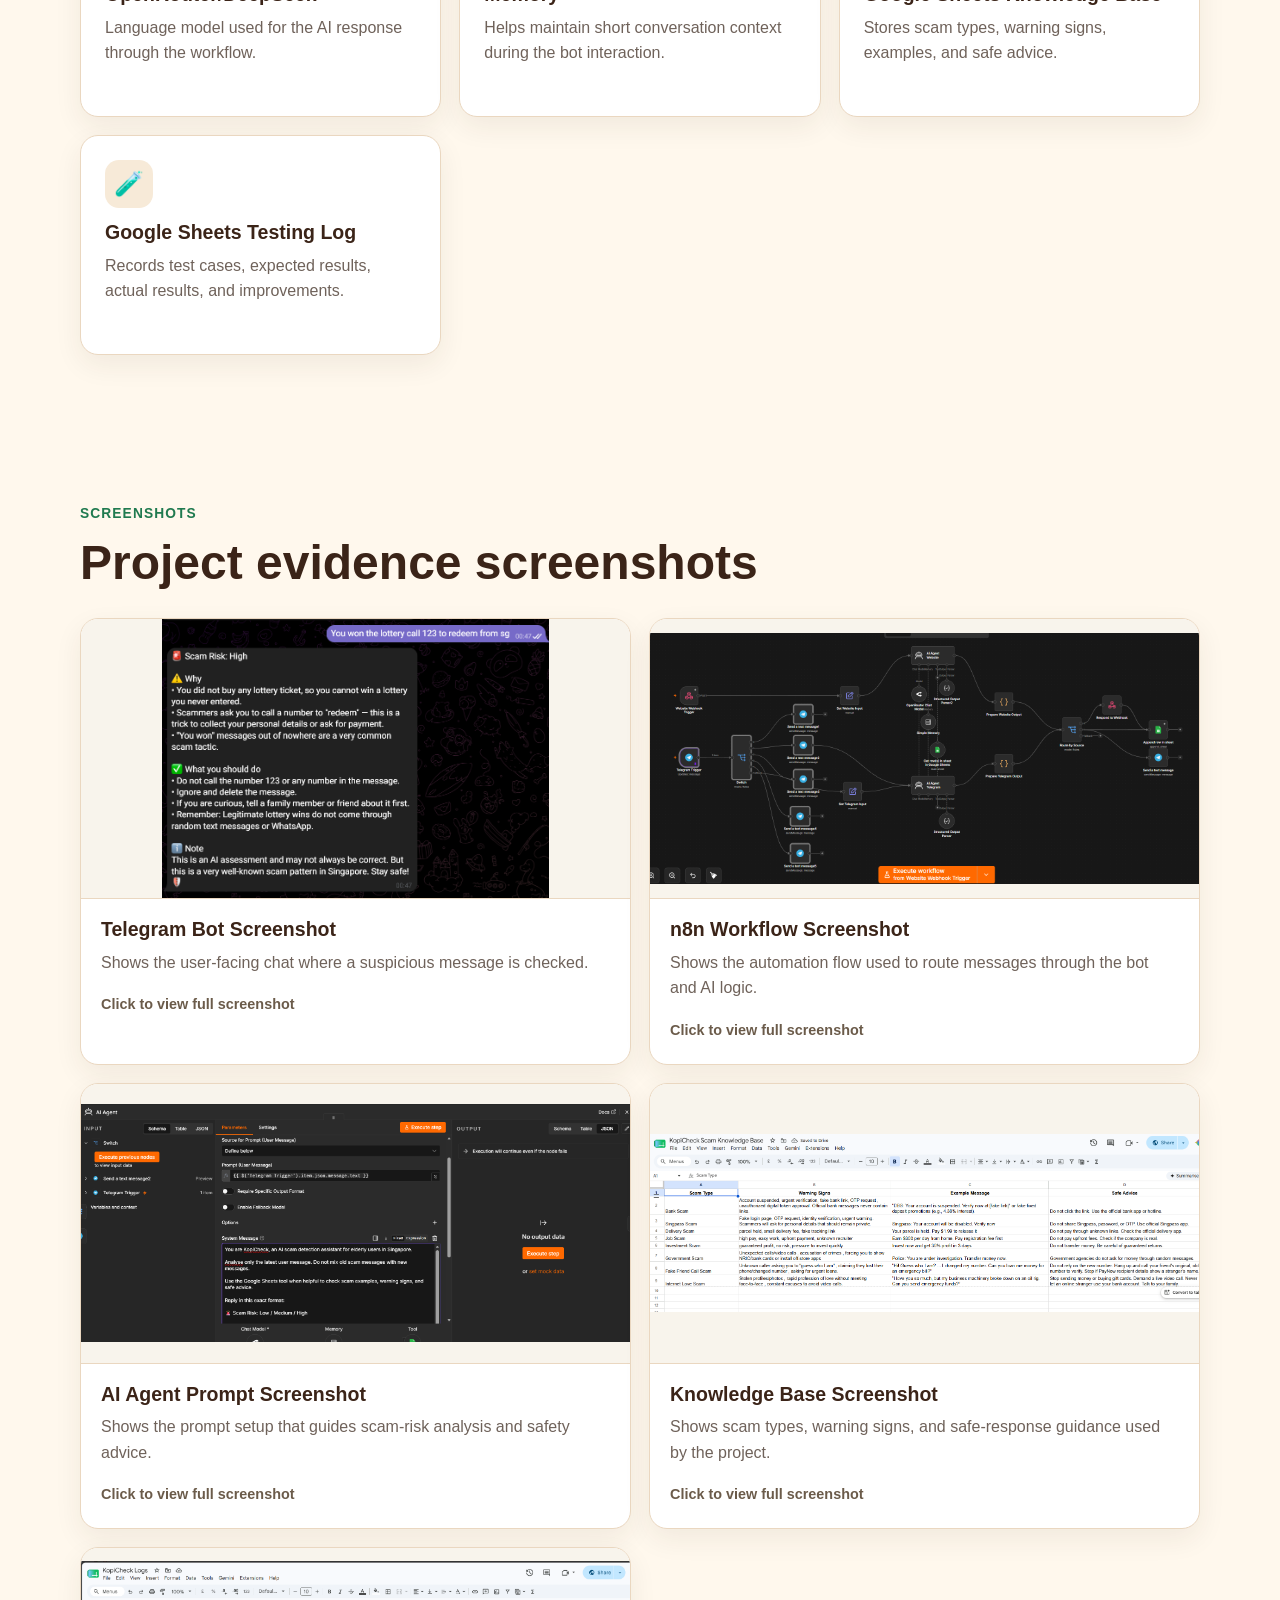
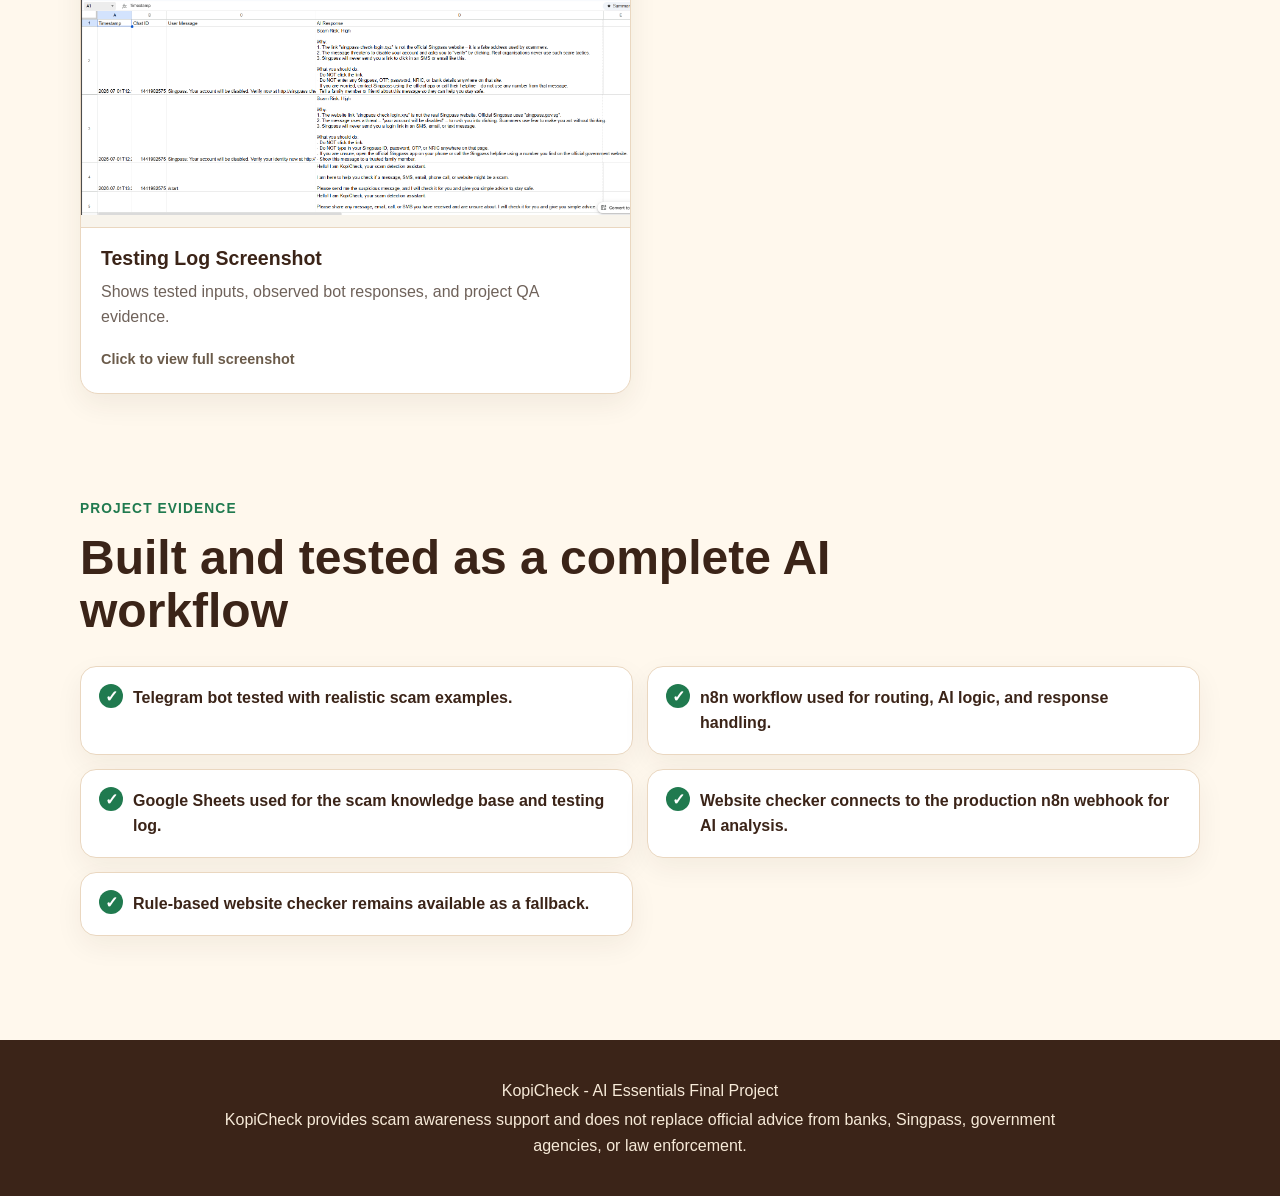
<file: how-it-works.html>
<!DOCTYPE html>
<html lang="en">
<head>
  <meta charset="UTF-8">
  <meta name="viewport" content="width=device-width, initial-scale=1.0">
  <title>How KopiCheck Works | KopiCheck</title>
  <link rel="stylesheet" href="styles.css">
</head>
<body>
  <header class="site-header">
    <nav class="navbar" aria-label="Main navigation">
      <a class="brand" href="index.html" aria-label="KopiCheck home">
        <img class="brand-logo" src="assets/KopiCheckLogo.png" alt="" data-fallback>
        <span class="brand-mark brand-fallback">K</span>
        <span>KopiCheck</span>
      </a>
      <button class="nav-toggle" type="button" aria-label="Open menu" aria-expanded="false">
        <span></span>
        <span></span>
        <span></span>
      </button>
      <div class="nav-links">
        <a href="index.html">Home</a>
        <a href="chatbot.html">Chatbot</a>
        <a href="checker.html">Scam Examples</a>
        <a href="guide.html">Scam Guide</a>
        <a href="how-it-works.html">How It Works</a>
        <a href="about.html">About</a>
      </div>
    </nav>
  </header>

  <main>
    <section class="page-hero compact">
      <p class="eyebrow">Project evidence</p>
      <h1>How does KopiCheck work?</h1>
      <p>KopiCheck combines a Telegram interface, automation workflow, AI analysis, and Google Sheets evidence logs.</p>
    </section>

    <section class="section">
      <div class="section-heading">
        <p class="eyebrow">Workflow</p>
        <h2>Simple system flow</h2>
      </div>
      <div class="workflow">
        <div class="workflow-step">User sends suspicious message</div>
        <div class="workflow-step">Telegram Bot receives it</div>
        <div class="workflow-step">n8n workflow processes it</div>
        <div class="workflow-step">AI Agent analyses the message</div>
        <div class="workflow-step">Google Sheets Knowledge Base supports the response</div>
        <div class="workflow-step">Bot replies with risk level and safety advice</div>
      </div>
    </section>

    <section class="section">
      <div class="section-heading">
        <p class="eyebrow">Technical Stack</p>
        <h2>Tools used to build KopiCheck</h2>
      </div>
      <div class="card-grid">
        <article class="info-card">
          <span class="card-icon">&#128172;</span>
          <h3>Telegram Bot</h3>
          <p>The user-facing chat interface where users submit suspicious messages.</p>
        </article>
        <article class="info-card">
          <span class="card-icon">&#128257;</span>
          <h3>n8n</h3>
          <p>Automation workflow that connects Telegram, the AI Agent, and logging steps.</p>
        </article>
        <article class="info-card">
          <span class="card-icon">&#129504;</span>
          <h3>AI Agent</h3>
          <p>Analyses scam risk and explains warning signs in simple language.</p>
        </article>
        <article class="info-card">
          <span class="card-icon">&#128161;</span>
          <h3>OpenRouter/DeepSeek</h3>
          <p>Language model used for the AI response through the workflow.</p>
        </article>
        <article class="info-card">
          <span class="card-icon">&#128172;</span>
          <h3>Memory</h3>
          <p>Helps maintain short conversation context during the bot interaction.</p>
        </article>
        <article class="info-card">
          <span class="card-icon">&#128203;</span>
          <h3>Google Sheets Knowledge Base</h3>
          <p>Stores scam types, warning signs, examples, and safe advice.</p>
        </article>
        <article class="info-card">
          <span class="card-icon">&#129514;</span>
          <h3>Google Sheets Testing Log</h3>
          <p>Records test cases, expected results, actual results, and improvements.</p>
        </article>
      </div>
    </section>

    <section class="section screenshots-section">
      <div class="section-heading">
        <p class="eyebrow">Screenshots</p>
        <h2>Project evidence screenshots</h2>
      </div>
      <div class="screenshot-grid">
        <article class="screenshot-card">
          <!-- Replace or update this image with the final Telegram bot screenshot. -->
          <a class="screenshot-link screenshot-frame" href="assets/telegram-bot.png" target="_blank" rel="noopener">
            <img class="screenshot-image" src="assets/telegram-bot.png" alt="KopiCheck Telegram bot screenshot" data-fallback>
          </a>
          <div class="placeholder-image image-fallback">Screenshot not available yet</div>
          <h3>Telegram Bot Screenshot</h3>
          <p>Shows the user-facing chat where a suspicious message is checked.</p>
          <p class="screenshot-hint">Click to view full screenshot</p>
        </article>
        <article class="screenshot-card">
          <!-- Replace or update this image with the final n8n workflow screenshot. -->
          <a class="screenshot-link screenshot-frame" href="assets/n8n-workflow.png" target="_blank" rel="noopener">
            <img class="screenshot-image" src="assets/n8n-workflow.png" alt="n8n workflow screenshot" data-fallback>
          </a>
          <div class="placeholder-image image-fallback">Screenshot not available yet</div>
          <h3>n8n Workflow Screenshot</h3>
          <p>Shows the automation flow used to route messages through the bot and AI logic.</p>
          <p class="screenshot-hint">Click to view full screenshot</p>
        </article>
        <article class="screenshot-card">
          <!-- Replace or update this image with the final AI Agent prompt screenshot. -->
          <a class="screenshot-link screenshot-frame" href="assets/ai-agent-prompt.png" target="_blank" rel="noopener">
            <img class="screenshot-image" src="assets/ai-agent-prompt.png" alt="AI Agent prompt screenshot" data-fallback>
          </a>
          <div class="placeholder-image image-fallback">Screenshot not available yet</div>
          <h3>AI Agent Prompt Screenshot</h3>
          <p>Shows the prompt setup that guides scam-risk analysis and safety advice.</p>
          <p class="screenshot-hint">Click to view full screenshot</p>
        </article>
        <article class="screenshot-card">
          <!-- Replace or update this image with the final Google Sheets knowledge base screenshot. -->
          <a class="screenshot-link screenshot-frame" href="assets/knowledge-base.png" target="_blank" rel="noopener">
            <img class="screenshot-image" src="assets/knowledge-base.png" alt="Google Sheets knowledge base screenshot" data-fallback>
          </a>
          <div class="placeholder-image image-fallback">Screenshot not available yet</div>
          <h3>Knowledge Base Screenshot</h3>
          <p>Shows scam types, warning signs, and safe-response guidance used by the project.</p>
          <p class="screenshot-hint">Click to view full screenshot</p>
        </article>
        <article class="screenshot-card">
          <!-- Replace or update this image with the final Google Sheets testing log screenshot. -->
          <a class="screenshot-link screenshot-frame" href="assets/testing-log.png" target="_blank" rel="noopener">
            <img class="screenshot-image" src="assets/testing-log.png" alt="Google Sheets testing log screenshot" data-fallback>
          </a>
          <div class="placeholder-image image-fallback">Screenshot not available yet</div>
          <h3>Testing Log Screenshot</h3>
          <p>Shows tested inputs, observed bot responses, and project QA evidence.</p>
          <p class="screenshot-hint">Click to view full screenshot</p>
        </article>
      </div>
    </section>

    <section class="section evidence-section">
      <div class="section-heading">
        <p class="eyebrow">Project Evidence</p>
        <h2>Built and tested as a complete AI workflow</h2>
      </div>
      <div class="evidence-list">
        <div class="evidence-item">Telegram bot tested with realistic scam examples.</div>
        <div class="evidence-item">n8n workflow used for routing, AI logic, and response handling.</div>
        <div class="evidence-item">Google Sheets used for the scam knowledge base and testing log.</div>
        <div class="evidence-item">Website checker connects to the production n8n webhook for AI analysis.</div>
        <div class="evidence-item">Rule-based website checker remains available as a fallback.</div>
      </div>
    </section>
  </main>

  <footer class="site-footer">
    <p>KopiCheck - AI Essentials Final Project</p>
    <p>KopiCheck provides scam awareness support and does not replace official advice from banks, Singpass, government agencies, or law enforcement.</p>
  </footer>

  <script src="script.js"></script>
</body>
</html>
</file>
<file: styles.css>
:root {
  --kopi-dark: #3b2418;
  --kopi-brown: #7a4d2e;
  --kopi-light: #f7ead8;
  --cream: #fff8ed;
  --white: #ffffff;
  --green: #207a4f;
  --green-dark: #14543b;
  --gold: #d8a84b;
  --ink: #2a211d;
  --muted: #6f625a;
  --border: #ead7c0;
  --shadow: 0 18px 42px rgba(59, 36, 24, 0.14);
}

* {
  box-sizing: border-box;
}

html {
  scroll-behavior: smooth;
}

body {
  margin: 0;
  font-family: Arial, Helvetica, sans-serif;
  background: var(--cream);
  color: var(--ink);
  line-height: 1.6;
}

img {
  max-width: 100%;
  display: block;
}

a {
  color: inherit;
}

.site-header {
  position: sticky;
  top: 0;
  z-index: 20;
  background: rgba(255, 248, 237, 0.96);
  border-bottom: 1px solid var(--border);
  backdrop-filter: blur(14px);
}

.navbar {
  width: min(1120px, calc(100% - 32px));
  min-height: 74px;
  margin: 0 auto;
  display: flex;
  align-items: center;
  justify-content: space-between;
  gap: 24px;
}

.brand {
  display: inline-flex;
  align-items: center;
  gap: 10px;
  text-decoration: none;
  font-size: 1.25rem;
  font-weight: 800;
  color: var(--kopi-dark);
}

.brand-mark {
  width: 42px;
  height: 42px;
  display: grid;
  place-items: center;
  border-radius: 12px;
  background: var(--kopi-dark);
  color: var(--kopi-light);
  font-weight: 900;
}

.brand-logo {
  width: 44px;
  height: 44px;
  object-fit: cover;
  object-position: center;
  border-radius: 50%;
  background: var(--kopi-light);
  border: 1px solid var(--border);
}

.brand-fallback {
  display: none;
}

.brand-fallback.show {
  display: grid;
}

.nav-links {
  display: flex;
  align-items: center;
  gap: 6px;
}

.nav-links a {
  min-height: 44px;
  display: inline-flex;
  align-items: center;
  padding: 10px 14px;
  border-radius: 999px;
  color: var(--kopi-dark);
  font-weight: 700;
  text-decoration: none;
}

.nav-links a:hover,
.nav-links a.active {
  background: var(--kopi-light);
  color: var(--green-dark);
}

.nav-toggle {
  width: 46px;
  height: 46px;
  display: none;
  flex-direction: column;
  justify-content: center;
  gap: 5px;
  border: 1px solid var(--border);
  border-radius: 12px;
  background: var(--white);
  cursor: pointer;
}

.nav-toggle span {
  width: 22px;
  height: 2px;
  margin: 0 auto;
  background: var(--kopi-dark);
  border-radius: 2px;
}

.hero {
  width: min(1120px, calc(100% - 32px));
  min-height: calc(100vh - 74px);
  margin: 0 auto;
  padding: 70px 0 54px;
  display: grid;
  grid-template-columns: minmax(0, 1.05fr) minmax(320px, 0.95fr);
  align-items: center;
  gap: 48px;
}

.hero h1,
.page-hero h1 {
  margin: 0;
  color: var(--kopi-dark);
  font-size: clamp(3.2rem, 8vw, 6rem);
  line-height: 0.95;
  letter-spacing: 0;
}

.hero-logo {
  width: 96px;
  height: 96px;
  object-fit: cover;
  object-position: center;
  margin-bottom: 18px;
  border-radius: 50%;
  background: var(--kopi-light);
  border: 1px solid var(--border);
  box-shadow: 0 14px 28px rgba(59, 36, 24, 0.1);
}

.hero-subtitle {
  max-width: 620px;
  margin: 22px 0 0;
  color: var(--muted);
  font-size: 1.45rem;
}

.eyebrow {
  margin: 0 0 12px;
  color: var(--green);
  font-size: 0.86rem;
  font-weight: 900;
  letter-spacing: 0.08em;
  text-transform: uppercase;
}

.hero-actions,
.center-action {
  display: flex;
  flex-wrap: wrap;
  gap: 14px;
  margin-top: 30px;
}

.button {
  min-height: 50px;
  display: inline-flex;
  align-items: center;
  justify-content: center;
  padding: 13px 20px;
  border: 0;
  border-radius: 14px;
  font-size: 1rem;
  font-weight: 800;
  text-decoration: none;
  cursor: pointer;
  transition: transform 0.2s ease, box-shadow 0.2s ease, background 0.2s ease;
}

.button:hover {
  transform: translateY(-2px);
}

.button.primary {
  background: var(--green);
  color: var(--white);
  box-shadow: 0 12px 24px rgba(32, 122, 79, 0.22);
}

.button.primary:hover {
  background: var(--green-dark);
}

.button:disabled {
  cursor: not-allowed;
  opacity: 0.72;
  transform: none;
  box-shadow: none;
}

.button.secondary {
  background: var(--white);
  color: var(--kopi-dark);
  border: 1px solid var(--border);
}

.full-width {
  width: 100%;
}

.hero-panel {
  padding: 22px;
  border-radius: 28px;
  background: linear-gradient(145deg, #8a5b37, #315f45);
  box-shadow: var(--shadow);
}

.phone-frame {
  min-height: 460px;
  padding: 22px;
  border: 10px solid #211915;
  border-radius: 32px;
  background: #f6f1e8;
  display: flex;
  flex-direction: column;
  gap: 18px;
}

.phone-header {
  display: flex;
  align-items: center;
  gap: 10px;
  padding-bottom: 14px;
  border-bottom: 1px solid var(--border);
  color: var(--kopi-dark);
}

.status-dot {
  width: 12px;
  height: 12px;
  border-radius: 50%;
  background: var(--green);
}

.chat-bubble {
  max-width: 88%;
  padding: 16px;
  border-radius: 18px;
  font-size: 1rem;
}

.chat-bubble.user {
  align-self: flex-end;
  background: var(--green);
  color: var(--white);
  border-bottom-right-radius: 4px;
}

.chat-bubble.bot {
  align-self: flex-start;
  background: var(--white);
  border: 1px solid var(--border);
  border-bottom-left-radius: 4px;
}

.chat-bubble.bot span {
  display: block;
  margin-top: 8px;
}

.section,
.page-hero {
  width: min(1120px, calc(100% - 32px));
  margin: 0 auto;
  padding: 74px 0;
}

.page-hero.compact {
  padding: 76px 0 46px;
}

.page-hero p:not(.eyebrow) {
  max-width: 760px;
  margin: 20px 0 0;
  color: var(--muted);
  font-size: 1.25rem;
}

.section-heading {
  max-width: 760px;
  margin-bottom: 28px;
}

.section h2,
.page-hero h2 {
  margin: 0;
  color: var(--kopi-dark);
  font-size: clamp(2rem, 4vw, 3rem);
  line-height: 1.1;
  letter-spacing: 0;
}

.section-heading p:not(.eyebrow),
.split-section p {
  color: var(--muted);
  font-size: 1.12rem;
}

.split-section {
  display: grid;
  grid-template-columns: minmax(0, 0.82fr) minmax(0, 1.18fr);
  align-items: start;
  gap: 44px;
  border-top: 1px solid var(--border);
  border-bottom: 1px solid var(--border);
}

.solution-band {
  width: 100%;
  max-width: none;
  padding-left: max(16px, calc((100% - 1120px) / 2));
  padding-right: max(16px, calc((100% - 1120px) / 2));
  background: var(--kopi-dark);
  color: var(--kopi-light);
}

.solution-band h2,
.solution-band .eyebrow {
  color: var(--kopi-light);
}

.solution-band p {
  color: #f0dcc6;
}

.card-grid {
  display: grid;
  grid-template-columns: repeat(3, minmax(0, 1fr));
  gap: 18px;
}

.card-grid.four {
  grid-template-columns: repeat(4, minmax(0, 1fr));
}

.card-grid.two {
  grid-template-columns: repeat(2, minmax(0, 1fr));
}

.scam-examples-grid {
  display: grid;
  grid-template-columns: repeat(2, minmax(0, 1fr));
  gap: 18px;
}

.scam-example-card {
  padding: 24px;
  border: 1px solid var(--border);
  border-radius: 18px;
  background: var(--white);
  box-shadow: 0 10px 28px rgba(59, 36, 24, 0.07);
}

.scam-example-card h2 {
  margin: 12px 0;
  color: var(--kopi-dark);
  font-size: 1.45rem;
}

.scam-example-card p:not(.example-label):not(.warning-label) {
  margin: 0;
  color: var(--muted);
  font-size: 1.05rem;
  line-height: 1.65;
}

.example-label,
.warning-label {
  margin: 18px 0 6px;
  color: var(--kopi-dark);
  font-size: 0.92rem;
  font-weight: 900;
  text-transform: uppercase;
}

.warning-label {
  color: #9a3f22;
}

.scam-example-card ul {
  margin: 0;
  padding-left: 22px;
  color: var(--kopi-dark);
  line-height: 1.65;
}

.scam-example-card li + li {
  margin-top: 4px;
}

.reminder-section {
  padding-top: 8px;
  text-align: center;
}

.reminder-section p {
  display: inline-block;
  margin: 0;
  padding: 18px 24px;
  border-radius: 14px;
  background: var(--green);
  color: var(--white);
  font-size: 1.25rem;
  font-weight: 900;
}

.info-card,
.example-card,
.team-card,
.screenshot-card,
.disclaimer-card,
.checker-box {
  border: 1px solid var(--border);
  border-radius: 18px;
  background: var(--white);
  box-shadow: 0 10px 28px rgba(59, 36, 24, 0.07);
}

.info-card,
.example-card,
.team-card,
.screenshot-card {
  transition: transform 0.2s ease, box-shadow 0.2s ease;
}

.info-card:hover,
.example-card:hover,
.team-card:hover,
.screenshot-card:hover {
  transform: translateY(-3px);
  box-shadow: var(--shadow);
}

.info-card {
  min-height: 220px;
  padding: 24px;
}

.info-card h3,
.example-card h3,
.team-card h3,
.screenshot-card h3 {
  margin: 12px 0 8px;
  color: var(--kopi-dark);
  font-size: 1.22rem;
  line-height: 1.25;
}

.info-card p,
.example-card p,
.team-card p,
.screenshot-card p {
  margin: 0;
  color: var(--muted);
}

.card-icon {
  width: 48px;
  height: 48px;
  display: grid;
  place-items: center;
  border-radius: 14px;
  background: var(--kopi-light);
  font-size: 1.5rem;
}

.numbered {
  position: relative;
}

.number-badge {
  width: 42px;
  height: 42px;
  display: grid;
  place-items: center;
  border-radius: 50%;
  background: var(--green);
  color: var(--white);
  font-weight: 900;
}

.preview-section {
  padding-top: 30px;
}

.steps-row {
  display: flex;
  flex-wrap: wrap;
  gap: 14px;
  margin-bottom: 20px;
}

.step-pill {
  padding: 14px 18px;
  border: 1px solid var(--border);
  border-radius: 999px;
  background: var(--white);
  color: var(--kopi-dark);
  font-weight: 800;
}

.text-link {
  color: var(--green-dark);
  font-weight: 900;
}

.checker-section {
  display: grid;
  grid-template-columns: minmax(0, 0.85fr) minmax(320px, 1.15fr);
  gap: 30px;
  align-items: start;
}

.checker-copy p:not(.eyebrow) {
  color: var(--muted);
  font-size: 1.12rem;
}

.checker-box {
  padding: 24px;
}

.checker-box label,
.chat-input-area label {
  display: block;
  margin-bottom: 10px;
  color: var(--kopi-dark);
  font-weight: 900;
}

textarea {
  width: 100%;
  resize: vertical;
  margin-bottom: 16px;
  padding: 16px;
  border: 1px solid var(--border);
  border-radius: 14px;
  color: var(--ink);
  font: inherit;
  background: #fffdf8;
}

textarea:focus {
  outline: 3px solid rgba(32, 122, 79, 0.18);
  border-color: var(--green);
}

.result-box {
  margin-top: 16px;
  padding: 18px;
  border-radius: 14px;
  background: var(--kopi-light);
  color: var(--kopi-dark);
  font-size: 1.05rem;
  line-height: 1.7;
}

.result-box strong {
  font-size: 1.12rem;
}

.result-box span {
  display: block;
  margin-top: 6px;
}

.result-detail {
  margin-top: 12px;
}

.fallback-notice {
  margin-bottom: 14px;
  padding-bottom: 12px;
  border-bottom: 1px solid rgba(59, 36, 24, 0.16);
  font-weight: 800;
}

.result-detail h4 {
  margin: 14px 0 6px;
  font-size: 1rem;
}

.result-detail ul {
  margin: 0;
  padding-left: 20px;
}

.result-detail li + li {
  margin-top: 4px;
}

.result-box.high {
  background: #ffe3df;
  color: #7a1f12;
}

.result-box.medium {
  background: #fff1cc;
  color: #6a4700;
}

.result-box.low {
  background: #ddf5e8;
  color: var(--green-dark);
}

.chat-window {
  display: grid;
  gap: 16px;
}

.chat-messages {
  min-height: 420px;
  max-height: 560px;
  overflow-y: auto;
  padding: 18px;
  border: 1px solid var(--border);
  border-radius: 16px;
  background: #fffdf8;
  display: flex;
  flex-direction: column;
  gap: 14px;
}

.chat-message {
  max-width: 82%;
  padding: 15px 17px;
  border-radius: 18px;
  font-size: 1.05rem;
  line-height: 1.7;
  word-wrap: break-word;
  overflow-wrap: anywhere;
}

.chat-message.bot {
  align-self: flex-start;
  background: var(--kopi-light);
  color: var(--kopi-dark);
  border: 1px solid var(--border);
  border-bottom-left-radius: 5px;
}

.chat-message.user {
  align-self: flex-end;
  background: var(--green);
  color: var(--white);
  border-bottom-right-radius: 5px;
}

.chat-message.high {
  background: #ffe3df;
  color: #7a1f12;
  border-color: #f2b5ad;
}

.chat-message.medium {
  background: #fff1cc;
  color: #6a4700;
  border-color: #edd08b;
}

.chat-message.low {
  background: #ddf5e8;
  color: var(--green-dark);
  border-color: #9fd9bb;
}

.chat-input-area textarea {
  margin-bottom: 12px;
}

.chatbot-section {
  display: grid;
  grid-template-columns: minmax(0, 1.55fr) minmax(280px, 0.75fr);
  gap: 24px;
  align-items: start;
}

.chatbot-main {
  padding: 24px;
}

.telegram-panel {
  padding: 24px;
  border: 1px solid var(--border);
  border-radius: 18px;
  background: var(--kopi-light);
  color: var(--kopi-dark);
  box-shadow: 0 10px 28px rgba(59, 36, 24, 0.07);
}

.telegram-panel h2 {
  margin: 0;
  font-size: 1.7rem;
  line-height: 1.15;
}

.telegram-panel p:not(.eyebrow) {
  color: var(--kopi-dark);
  font-size: 1.05rem;
}

.small-note {
  margin: 12px 0 0;
  color: var(--muted);
  font-size: 0.94rem;
}

.example-list,
.team-list {
  display: grid;
  gap: 16px;
}

.featured-team {
  grid-template-columns: repeat(2, minmax(0, 1fr));
}

.example-card,
.team-card {
  padding: 22px;
}

.team-card {
  border-left: 6px solid var(--green);
}

.check-list {
  max-width: 820px;
  margin: 0;
  padding: 0;
  list-style: none;
  display: grid;
  gap: 14px;
}

.check-list li {
  padding: 18px 18px 18px 52px;
  border: 1px solid var(--border);
  border-radius: 16px;
  background: var(--white);
  position: relative;
  font-size: 1.1rem;
}

.check-list li::before {
  content: "\2713";
  position: absolute;
  left: 18px;
  top: 16px;
  width: 24px;
  height: 24px;
  display: grid;
  place-items: center;
  border-radius: 50%;
  background: var(--green);
  color: var(--white);
  font-weight: 900;
}

.workflow {
  display: grid;
  grid-template-columns: repeat(3, minmax(0, 1fr));
  gap: 18px;
  counter-reset: workflow;
}

.workflow-step {
  min-height: 140px;
  padding: 22px;
  border-radius: 18px;
  background: var(--white);
  border: 1px solid var(--border);
  box-shadow: 0 10px 28px rgba(59, 36, 24, 0.07);
  color: var(--kopi-dark);
  font-size: 1.1rem;
  font-weight: 900;
  position: relative;
}

.workflow-step::before {
  counter-increment: workflow;
  content: counter(workflow);
  width: 34px;
  height: 34px;
  display: grid;
  place-items: center;
  margin-bottom: 16px;
  border-radius: 50%;
  background: var(--green);
  color: var(--white);
  font-size: 0.95rem;
}

.screenshot-grid {
  display: grid;
  grid-template-columns: repeat(2, minmax(0, 1fr));
  gap: 18px;
}

.screenshot-card {
  overflow: hidden;
}

.screenshot-card h3,
.screenshot-card p {
  padding-left: 20px;
  padding-right: 20px;
}

.screenshot-card h3 {
  margin-top: 18px;
}

.screenshot-card p {
  padding-bottom: 10px;
}

.screenshot-card .screenshot-hint {
  margin-top: 0.5rem;
  padding-bottom: 22px;
  color: #6b5b4a;
  font-size: 0.9rem;
  font-weight: 800;
}

.screenshot-frame {
  width: 100%;
  height: 280px;
  background: #f8f4ec;
  border-radius: 16px 16px 0 0;
  display: flex;
  align-items: center;
  justify-content: center;
  overflow: hidden;
  border-bottom: 1px solid var(--border);
}

.screenshot-link {
  display: block;
  cursor: zoom-in;
  text-decoration: none;
}

.screenshot-image {
  width: 100%;
  height: 100%;
  object-fit: contain;
  display: block;
}

.placeholder-image {
  min-height: 260px;
  display: grid;
  place-items: center;
  padding: 24px;
  background:
    linear-gradient(135deg, rgba(32, 122, 79, 0.12), rgba(216, 168, 75, 0.2)),
    var(--kopi-light);
  color: var(--kopi-dark);
  text-align: center;
  font-size: 1.2rem;
  font-weight: 900;
}

.image-fallback {
  display: none;
}

.image-fallback.show {
  display: grid;
}

.evidence-section {
  padding-top: 30px;
}

.evidence-list {
  display: grid;
  grid-template-columns: repeat(2, minmax(0, 1fr));
  gap: 14px;
}

.evidence-item {
  padding: 18px 18px 18px 52px;
  border: 1px solid var(--border);
  border-radius: 16px;
  background: var(--white);
  color: var(--kopi-dark);
  font-weight: 800;
  position: relative;
  box-shadow: 0 10px 28px rgba(59, 36, 24, 0.06);
}

.evidence-item::before {
  content: "\2713";
  position: absolute;
  left: 18px;
  top: 17px;
  width: 24px;
  height: 24px;
  display: grid;
  place-items: center;
  border-radius: 50%;
  background: var(--green);
  color: var(--white);
}

.disclaimer-section {
  padding-top: 30px;
}

.disclaimer-card {
  padding: 30px;
  background: var(--kopi-dark);
}

.disclaimer-card h2,
.disclaimer-card p {
  color: var(--kopi-light);
}

.disclaimer-card .eyebrow {
  color: #9ee0b8;
}

.site-footer {
  margin-top: 30px;
  padding: 34px 16px;
  background: var(--kopi-dark);
  color: var(--kopi-light);
  text-align: center;
}

.site-footer p {
  margin: 4px 0;
  max-width: 900px;
  margin-left: auto;
  margin-right: auto;
}

@media (max-width: 900px) {
  .nav-toggle {
    display: flex;
  }

  .nav-links {
    position: absolute;
    top: 74px;
    left: 0;
    right: 0;
    display: none;
    flex-direction: column;
    align-items: stretch;
    padding: 14px 16px 18px;
    background: var(--cream);
    border-bottom: 1px solid var(--border);
  }

  .nav-links.open {
    display: flex;
  }

  .nav-links a {
    border-radius: 12px;
  }

  .hero,
  .split-section,
  .checker-section,
  .chatbot-section {
    grid-template-columns: 1fr;
  }

  .hero {
    min-height: auto;
    padding-top: 46px;
  }

  .card-grid,
  .card-grid.four,
  .card-grid.two,
  .scam-examples-grid,
  .featured-team,
  .workflow,
  .screenshot-grid,
  .evidence-list {
    grid-template-columns: 1fr;
  }

  .info-card {
    min-height: auto;
  }
}

@media (max-width: 560px) {
  .navbar,
  .hero,
  .section,
  .page-hero {
    width: min(100% - 24px, 1120px);
  }

  .hero h1,
  .page-hero h1 {
    font-size: 2.85rem;
  }

  .hero-subtitle,
  .page-hero p:not(.eyebrow) {
    font-size: 1.1rem;
  }

  .button {
    width: 100%;
  }

  .phone-frame {
    min-height: 360px;
    padding: 16px;
    border-width: 8px;
  }

  .brand {
    font-size: 1.1rem;
  }

  .brand-logo,
  .brand-mark {
    width: 40px;
    height: 40px;
  }

  .hero-logo {
    width: 76px;
    height: 76px;
  }

  .screenshot-frame {
    height: 240px;
  }

  .hero-panel {
    padding: 14px;
    border-radius: 22px;
  }

  .section,
  .page-hero.compact {
    padding: 50px 0;
  }

  .checker-box {
    padding: 18px;
  }

  .chat-messages {
    min-height: 360px;
    padding: 14px;
  }

  .chat-message {
    max-width: 92%;
    font-size: 1rem;
  }
}
</file>
